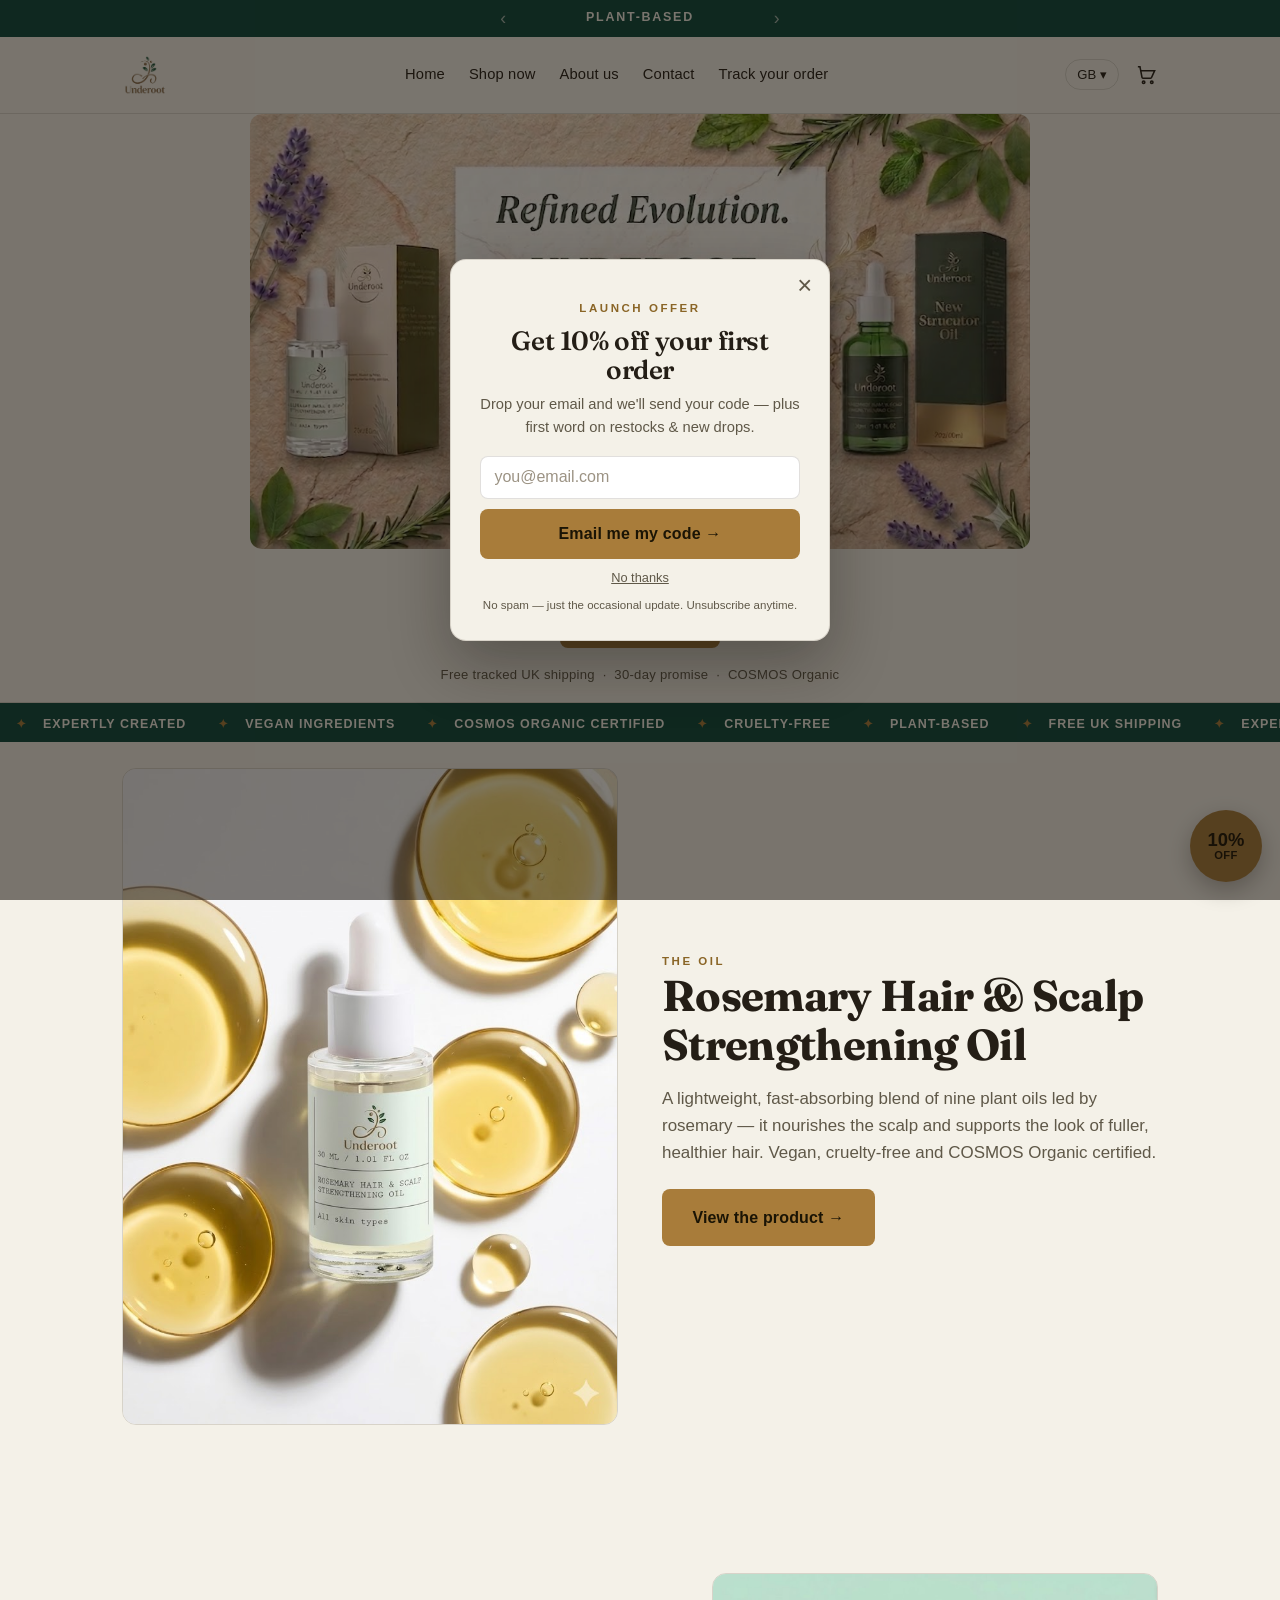
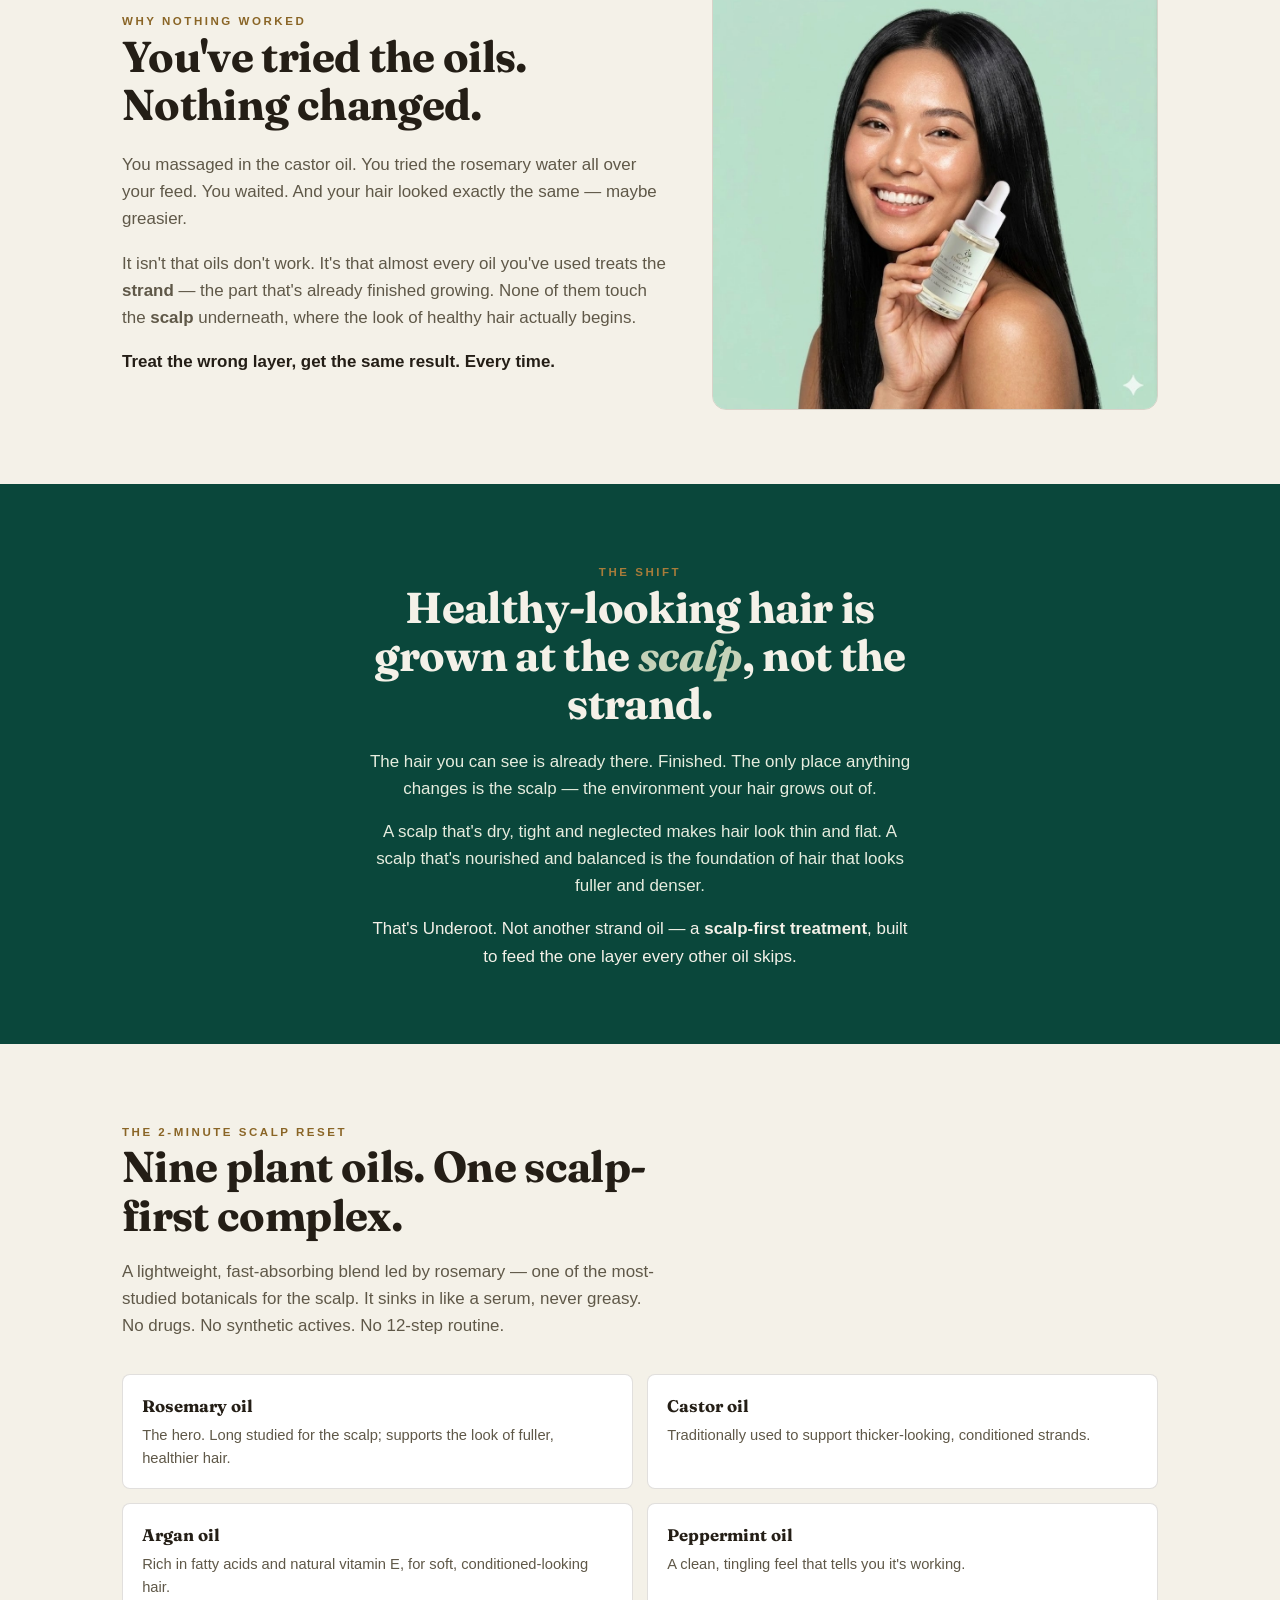
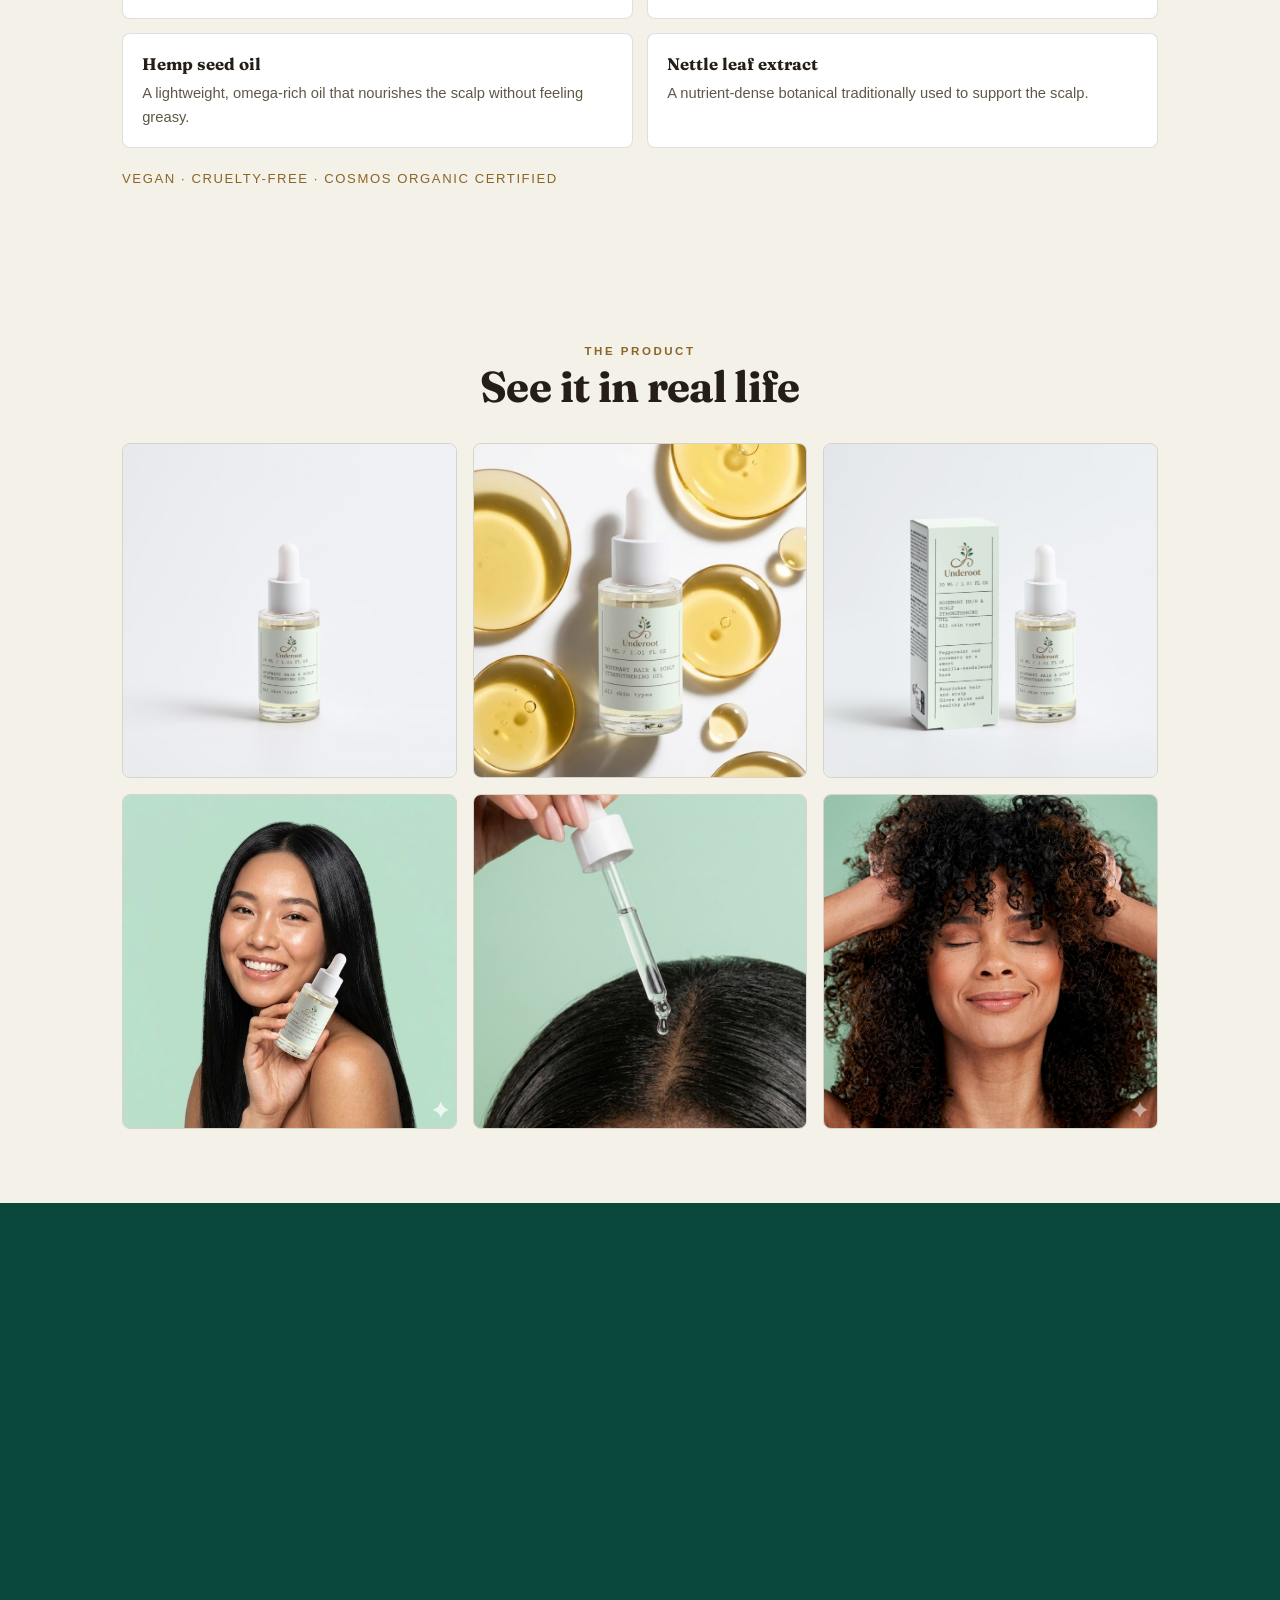
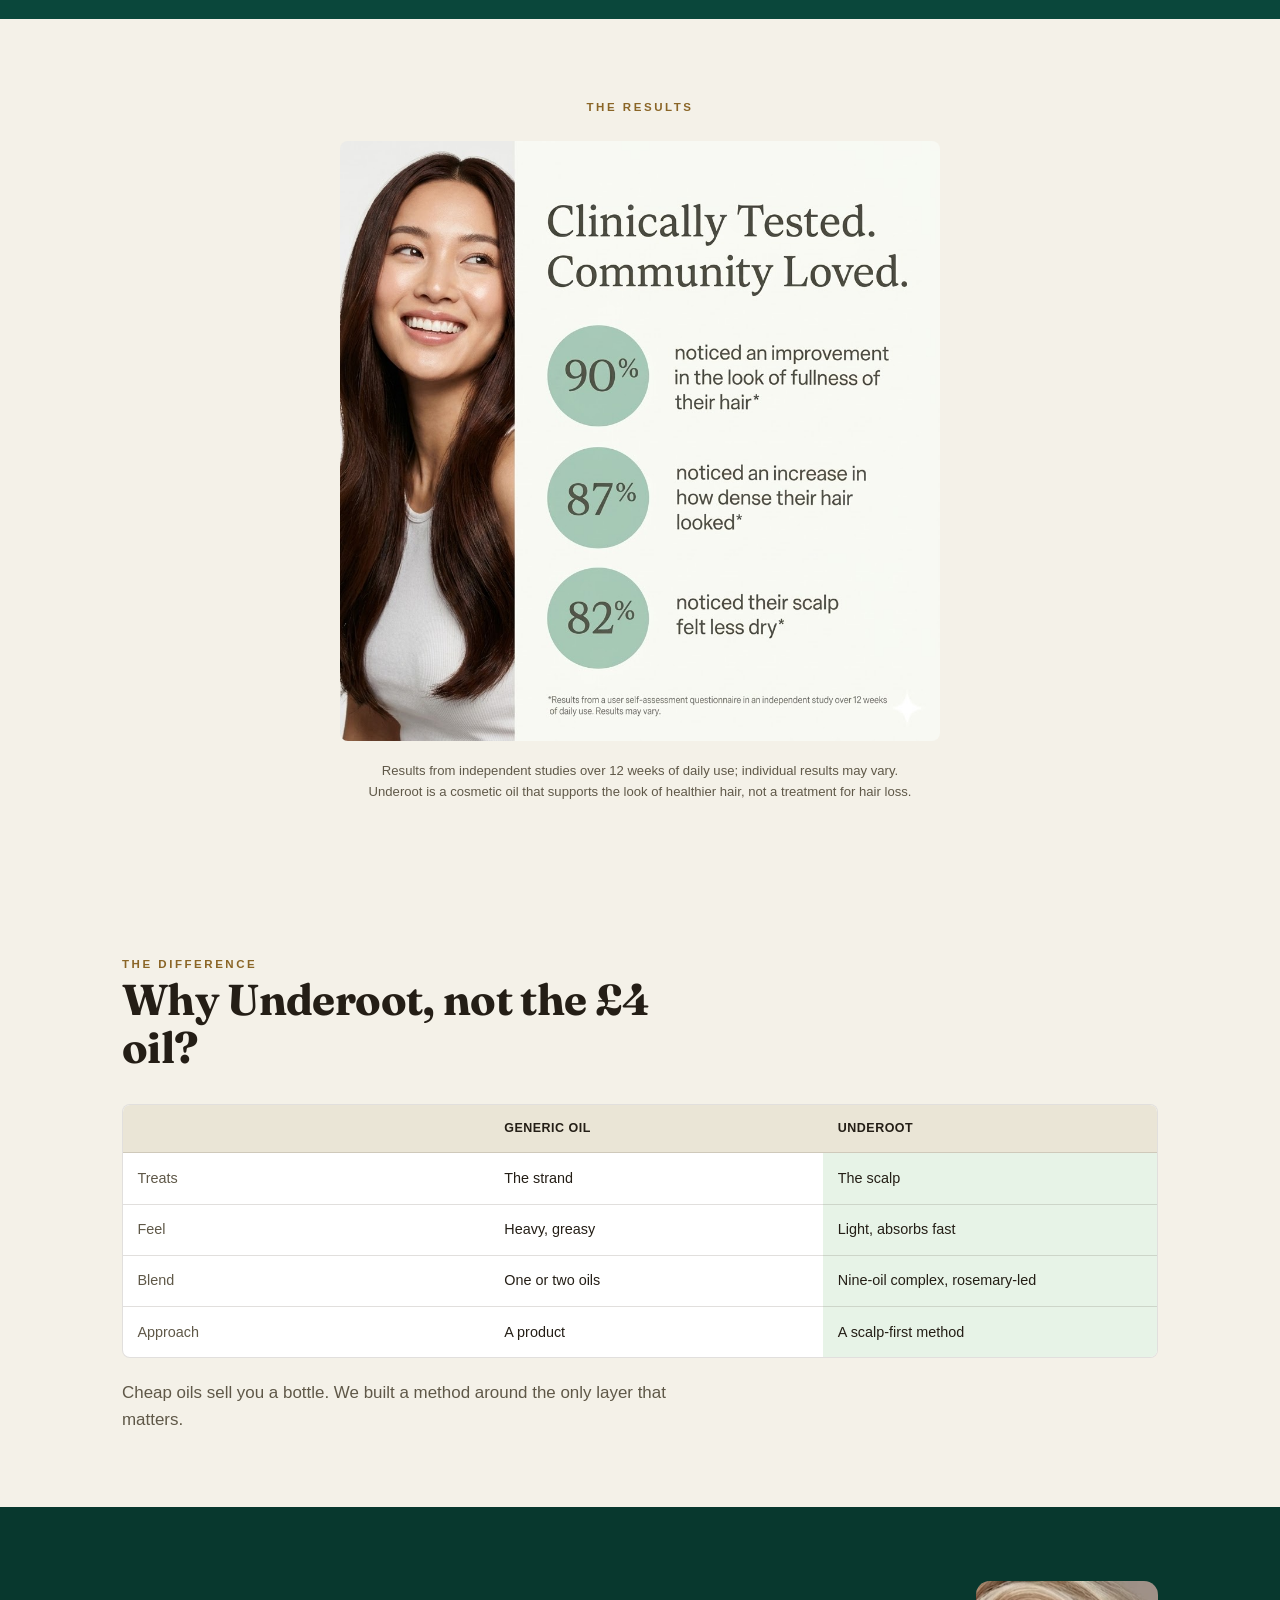
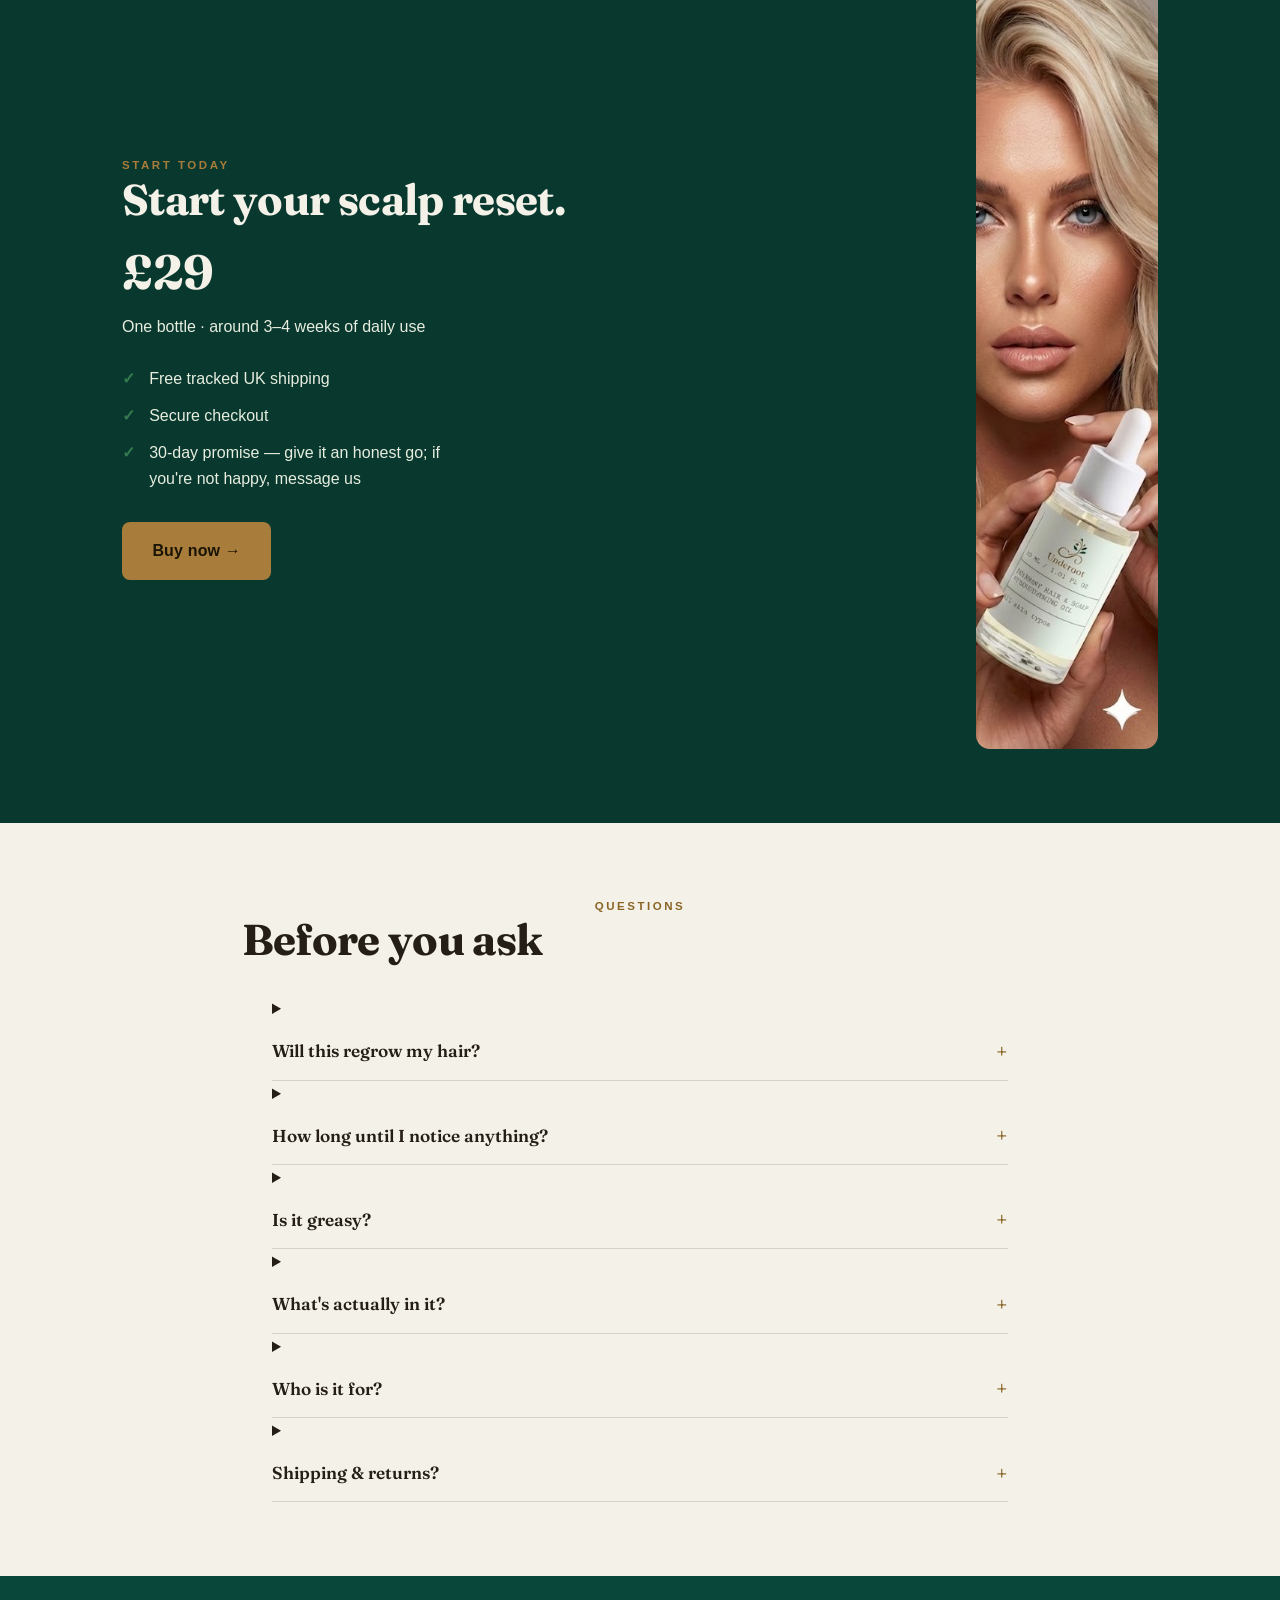
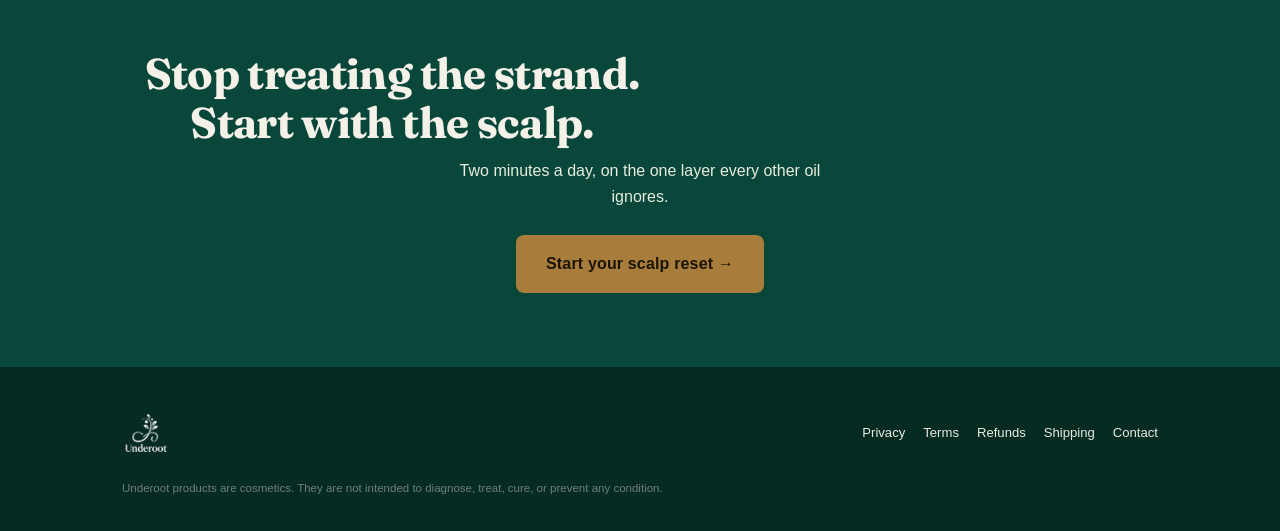
<file: index.html>
<!DOCTYPE html>
<html lang="en-GB">
<head>
<meta charset="UTF-8" />
<meta name="viewport" content="width=device-width, initial-scale=1.0" />
<title>Underoot — Rosemary Hair &amp; Scalp Strengthening Oil | Fuller-looking hair starts at the scalp</title>
<meta name="description" content="A lightweight rosemary scalp oil that feeds the layer every other oil ignores — for the look of fuller, healthier hair. Two minutes a day." />
<link rel="icon" href="/favicon.svg" type="image/svg+xml" />

<!-- Open Graph / social preview (og:image + og:url to add at launch: real product image + final domain) -->
<meta property="og:type" content="website" />
<meta property="og:title" content="Underoot — Rosemary Hair &amp; Scalp Strengthening Oil" />
<meta property="og:description" content="A lightweight rosemary scalp oil for the look of fuller, healthier hair. Two minutes a day." />
<meta property="og:locale" content="en_GB" />
<meta name="twitter:card" content="summary_large_image" />

<!-- Underoot — Rosemary Hair & Scalp Strengthening Oil -->

<link rel="preconnect" href="https://fonts.googleapis.com" />
<link rel="preconnect" href="https://fonts.gstatic.com" crossorigin />
<link href="https://fonts.googleapis.com/css2?family=Fraunces:opsz,wght@9..144,500;9..144,600;9..144,700&display=swap" rel="stylesheet" />

<!-- TIKTOK PIXEL SLOT — paste your pixel script here -->

<style>
  :root{
    /* Brand tokens — matched to the logo (warm cream, serif, antique gold, forest green) */
    --primary:#0A473B; --secondary:#357A4E; --accent:#A87C3A;
    --gold:#A87C3A; --gold-deep:#8A6526;
    --bg:#F4F1E8; --text:#241E16; --radius:8px;
    --serif:"Fraunces", Georgia, "Times New Roman", serif;
    --sans:"Helvetica Neue", Helvetica, Arial, sans-serif;
    --font:var(--serif);  /* default display face = serif (headings, wordmark, prices) */

    /* Existing component variables, remapped */
    --soil:#0A473B; --soil-2:#08382E; --rosemary:#2C5C3E;
    --sage:#C4D2B8; --sage-2:#E7EDDF; --oil:#A87C3A; --oil-deep:#8A6526;
    --paper:#F4F1E8; --paper-2:#EAE5D6; --card:#FFFFFF; --ink:#241E16; --muted:#5F5848;
    --line: rgba(42,33,18,.14);
    --maxw: 1080px;
  }
  *{box-sizing:border-box;margin:0;padding:0}
  html{scroll-behavior:smooth}
  body{font-family:var(--sans);color:var(--ink);background:var(--paper);line-height:1.6;-webkit-font-smoothing:antialiased}
  h1,h2,h3{font-family:var(--font);font-weight:700;line-height:1.12;letter-spacing:-.015em}
  img{max-width:100%;display:block}
  a{color:inherit}
  .wrap{max-width:var(--maxw);margin:0 auto;padding:0 22px}
  .eyebrow{font-family:var(--sans);font-size:.72rem;font-weight:600;letter-spacing:.22em;text-transform:uppercase;color:var(--oil-deep)}
  .eyebrow.on-dark{color:var(--oil)}

  /* image placeholders */
  .ph{background:linear-gradient(135deg,var(--paper-2),#E2E8DE);border:1px dashed rgba(10,71,59,.22);border-radius:var(--radius);display:flex;align-items:center;justify-content:center;color:var(--muted);font-size:.78rem;letter-spacing:.04em;text-align:center;padding:1rem;min-height:240px}
  .ph.dark{background:linear-gradient(135deg,#0C5244,#072820);border-color:rgba(191,211,187,.3);color:var(--sage)}

  /* buttons */
  .btn{display:inline-block;background:var(--oil);color:#1a1405;font-weight:600;font-size:1rem;padding:1rem 1.9rem;border-radius:var(--radius);text-decoration:none;letter-spacing:.01em;transition:transform .15s ease, background .2s ease;border:none;cursor:pointer}
  .btn:hover{background:#BC8C46;transform:translateY(-2px)}
  .btn:focus-visible{outline:3px solid var(--rosemary);outline-offset:3px}
  .btn-sm{padding:.6rem 1.15rem;font-size:.85rem}
  .btn.alt{background:var(--secondary);color:#06281C}
  .btn.alt:hover{background:#43A047}

  /* header */
  header{position:sticky;top:0;z-index:50;background:rgba(244,241,232,.86);backdrop-filter:blur(10px);border-bottom:1px solid var(--line);transition:padding .2s ease}
  .hdr{display:flex;align-items:center;justify-content:space-between;height:60px}
  .mark{font-family:var(--font);font-weight:700;font-size:1.28rem;letter-spacing:.02em}
  .mark span{color:var(--oil-deep)}

  /* SURFACE LINE — the signature */
  .surface{position:relative;text-align:center;padding:0;margin:0}
  .surface-line{height:1px;background:var(--line);position:relative}
  .surface-tag{position:relative;display:inline-block;background:var(--paper);padding:0 14px;transform:translateY(-50%);font-size:.66rem;letter-spacing:.2em;text-transform:uppercase;color:var(--muted)}

  /* HERO (light / elevated) */
  .hero{background:var(--paper);color:var(--ink);position:relative;padding:0 22px;border-bottom:1px solid var(--line)}
  .hero .wrap{padding-top:50px;padding-bottom:0}
  .hero .eyebrow{display:block;text-align:center;color:var(--oil-deep)}
  .hero h1{font-family:var(--serif);font-weight:600;font-size:clamp(2.2rem,7vw,4rem);color:var(--ink);max-width:15ch;margin:.5rem auto 0;text-align:center;line-height:1.06}
  .hero h1 em{font-style:italic;color:var(--rosemary)}
  .hero .sub{max-width:32rem;margin:1.2rem auto 0;text-align:center;color:var(--muted);font-size:1.06rem}
  .hero .cta-row{text-align:center;margin-top:1.7rem}
  .hero .trust{text-align:center;color:var(--muted);font-size:.82rem;margin-top:1rem;letter-spacing:.02em}
  .hero-prod{max-width:330px;margin:1.8rem auto -2px;position:relative;z-index:2}
  .hero-banner{width:100%;max-width:780px;margin:0 auto;display:block;border-radius:12px}
  .hero-cta{text-align:center;padding:.85rem 22px 1.1rem}

  /* generic section */
  section{padding:74px 0}
  .center{text-align:center}
  .lead{font-size:1.06rem;color:var(--muted);max-width:34rem}
  .center .lead{margin-left:auto;margin-right:auto}
  h2{font-size:clamp(1.8rem,5.5vw,2.7rem);max-width:18ch}
  .center h2{margin-left:auto;margin-right:auto}
  h2 em{font-style:italic;color:var(--rosemary)}

  /* dark argument sections */
  .dark{background:var(--soil);color:var(--paper)}
  .dark h2{color:var(--paper)}
  .dark h2 em{color:var(--sage)}
  .dark .lead{color:var(--sage-2)}

  /* problem */
  .stack > * + *{margin-top:1.1rem}

  /* ingredients grid */
  .ing{display:grid;grid-template-columns:1fr;gap:14px;margin-top:2.2rem}
  .ing .item{background:var(--card);border:1px solid var(--line);border-radius:var(--radius);padding:1.1rem 1.2rem}
  .ing .item b{font-family:var(--font);font-weight:700;font-size:1.05rem}
  .ing .item p{font-size:.92rem;color:var(--muted);margin-top:.25rem}
  .ing-foot{margin-top:1.3rem;font-size:.82rem;letter-spacing:.12em;text-transform:uppercase;color:var(--oil-deep)}

  /* steps */
  .steps{counter-reset:s;margin-top:2rem;display:grid;gap:18px}
  .steps li{list-style:none;display:flex;gap:16px;align-items:flex-start}
  .steps li::before{counter-increment:s;content:counter(s);flex:0 0 42px;height:42px;border-radius:50%;background:var(--secondary);color:#06281C;font-family:var(--font);font-weight:700;font-size:1.2rem;display:flex;align-items:center;justify-content:center}
  .steps li b{font-weight:600}

  /* compare table */
  .cmp{margin-top:2rem;border:1px solid var(--line);border-radius:var(--radius);overflow:hidden;background:var(--card)}
  .cmp .row{display:grid;grid-template-columns:1.1fr 1fr 1fr;font-size:.9rem}
  .cmp .row > div{padding:.85rem .9rem;border-bottom:1px solid var(--line)}
  .cmp .row:last-child > div{border-bottom:none}
  .cmp .head div{font-weight:600;background:var(--paper-2);font-size:.78rem;letter-spacing:.04em;text-transform:uppercase}
  .cmp .row .us{background:#E7F3E7;font-weight:500}
  .cmp .lbl{color:var(--muted)}

  /* reviews carousel (PLACEHOLDER content — see note in markup) */
  .reviews-note{display:inline-block;margin-top:.5rem;font-size:.72rem;letter-spacing:.06em;text-transform:uppercase;color:var(--gold-deep);background:#FBF3DD;border:1px dashed var(--gold);border-radius:var(--radius);padding:.35rem .65rem}
  .car{position:relative;margin-top:1.8rem}
  .car-track{display:flex;gap:16px;overflow-x:auto;scroll-snap-type:x mandatory;scroll-behavior:smooth;padding:4px 2px 14px;-webkit-overflow-scrolling:touch;scrollbar-width:none}
  .car-track::-webkit-scrollbar{display:none}
  .rev{flex:0 0 86%;max-width:340px;scroll-snap-align:start;background:var(--card);border:1px solid var(--line);border-radius:var(--radius);padding:1.2rem 1.25rem;display:flex;flex-direction:column}
  .rev .stars{color:var(--gold);letter-spacing:.1em;font-size:.95rem}
  .rev h3{font-family:var(--font);font-size:1rem;font-weight:700;margin:.5rem 0 .35rem}
  .rev p{font-size:.94rem;color:var(--muted);margin:0 0 1rem}
  .rev .who{margin-top:auto;display:flex;align-items:center;gap:.6rem;font-size:.82rem}
  .rev .av{width:30px;height:30px;border-radius:50%;background:var(--primary);color:#fff;display:flex;align-items:center;justify-content:center;font-weight:700;font-size:.85rem;flex:0 0 30px}
  .rev .who b{font-weight:600;color:var(--ink)}
  .rev .who span{color:var(--muted)}
  .car-btns{display:flex;gap:10px;justify-content:center;margin-top:1rem}
  .car-btn{width:42px;height:42px;border-radius:50%;border:1px solid var(--line);background:var(--card);color:var(--primary);font-size:1.2rem;line-height:1;cursor:pointer;display:flex;align-items:center;justify-content:center;transition:background .2s,border-color .2s}
  .car-btn:hover{background:#fff;border-color:var(--primary)}
  .car-btn:focus-visible{outline:3px solid var(--rosemary);outline-offset:2px}
  @media(min-width:760px){ .rev{flex-basis:340px} }

  /* offer */
  .offer{background:var(--soil-2);color:var(--paper);text-align:center}
  .offer h2{color:var(--paper)}
  .price{font-family:var(--font);font-weight:700;font-size:3rem;margin:.6rem 0 .2rem}
  .offer ul{list-style:none;margin:1.3rem auto 1.6rem;max-width:22rem;text-align:left}
  .offer ul li{padding:.35rem 0 .35rem 1.7rem;position:relative;color:var(--sage-2)}
  .offer ul li::before{content:"✓";position:absolute;left:0;color:var(--secondary);font-weight:700}
  .offer-grid{display:grid;grid-template-columns:1fr auto;gap:clamp(28px,5vw,64px);align-items:center;text-align:left}
  .offer-photo{height:clamp(560px,60vw,800px)}
  .offer-photo img{height:100%;width:auto;border-radius:14px;display:block}
  .offer-grid .offer-body ul{margin-left:0;margin-right:0}
  @media(max-width:760px){
    .offer-grid{grid-template-columns:1fr;justify-items:center;text-align:center}
    .offer-grid .offer-body ul{margin-left:auto;margin-right:auto}
    .offer-photo{height:520px;order:-1}
  }

  /* faq */
  .faq{max-width:46rem;margin:2rem auto 0}
  .q{border-bottom:1px solid var(--line)}
  .q button{width:100%;text-align:left;background:none;border:none;padding:1.15rem 2rem 1.15rem 0;font-family:var(--font);font-weight:600;font-size:1.08rem;color:var(--ink);cursor:pointer;position:relative}
  .q button::after{content:"+";position:absolute;right:0;top:50%;transform:translateY(-50%);font-family:var(--font);color:var(--oil-deep);font-size:1.3rem;transition:transform .2s}
  .q[open] button::after{content:"–"}
  .q .a{padding:0 0 1.15rem;color:var(--muted);font-size:.96rem;max-width:42rem}

  /* final + footer */
  .final{background:var(--soil);color:var(--paper);text-align:center}
  .final h2{color:var(--paper);margin-bottom:.7rem}
  .final p{color:var(--sage-2);max-width:26rem;margin:0 auto 1.6rem}
  footer{background:#062B23;color:var(--sage);padding:34px 0;font-size:.82rem}
  .foot{display:flex;flex-wrap:wrap;gap:10px 22px;align-items:center;justify-content:space-between}
  .foot a{color:var(--sage-2);text-decoration:none}
  .foot a:hover{color:var(--oil)}
  .brand-foot{display:inline-block}
  .brand-foot img{height:64px;width:auto;display:block;filter:brightness(0) invert(1)}
  .disc{color:#6E8079;font-size:.72rem;margin-top:14px;max-width:46rem}

  /* reveal */
  .rv{opacity:0;transform:translateY(14px);transition:opacity .6s ease,transform .6s ease}
  .rv.in{opacity:1;transform:none}
  @media (prefers-reduced-motion:reduce){.rv{opacity:1;transform:none;transition:none}}

  /* larger screens */
  @media(min-width:760px){
    .ing{grid-template-columns:1fr 1fr}
    .hero-prod{max-width:340px}
    .hero h1{font-size:clamp(3rem,6vw,4.4rem)}
    .threshold .roots{height:60px}
  }

  /* header brand + shop icons */
  .brand img{height:62px;width:auto;display:block}
  .hdr{height:76px;gap:18px}
  .main-nav{display:flex;gap:24px;align-items:center;font-family:var(--sans);font-size:.92rem;white-space:nowrap}
  .main-nav a{color:var(--ink);text-decoration:none;letter-spacing:.01em}
  .main-nav a:hover{color:var(--oil-deep)}
  .nav-toggle{display:none;background:none;border:none;cursor:pointer;color:var(--ink);padding:4px;line-height:0}
  @media(max-width:880px){
    .nav-toggle{display:block}
    .main-nav{display:none;position:absolute;top:100%;left:0;right:0;flex-direction:column;gap:0;background:var(--paper);border-bottom:1px solid var(--line);box-shadow:0 12px 26px rgba(20,16,10,.14);padding:4px 22px 12px}
    .main-nav.open{display:flex}
    .main-nav a{padding:14px 2px;border-top:1px solid var(--line);font-size:1.02rem}
    .main-nav a:first-child{border-top:none}
  }
  @media(max-width:600px){.brand img{height:50px}.hdr{height:64px}}

  /* scrolling trust marquee (compact) */
  .marquee{background:var(--soil);overflow:hidden;white-space:nowrap;padding:.4rem 0}
  .marquee-track{display:inline-block;white-space:nowrap;animation:marquee 30s linear infinite;will-change:transform}
  .marquee-track span{font-family:var(--sans);font-weight:600;font-size:.78rem;letter-spacing:.08em;text-transform:uppercase;color:#F4F1E8;margin:0 1rem}
  .marquee-track span::before{content:"✦";color:var(--oil);margin-right:1rem}
  .marquee:hover .marquee-track{animation-play-state:paused}
  @keyframes marquee{from{transform:translateX(0)}to{transform:translateX(-50%)}}
  @media(prefers-reduced-motion:reduce){.marquee-track{animation:none}}

  /* rotating trust bar (top of page) */
  .rotbar{background:var(--soil);color:#F4F1E8;display:flex;align-items:center;justify-content:center;gap:1.4rem;padding:.5rem 1rem}
  .rotbar .rot-label{min-width:210px;text-align:center;font-family:var(--sans);font-weight:600;font-size:.78rem;letter-spacing:.14em;text-transform:uppercase;transition:opacity .35s ease}
  .rotbar button{background:none;border:none;color:#F4F1E8;cursor:pointer;font-size:1.1rem;line-height:1;opacity:.65;padding:.1rem .4rem}
  .rotbar button:hover{opacity:1}
  .hdr-icons{display:flex;align-items:center;gap:16px}
  .region{font-size:.82rem;border:1px solid var(--line);border-radius:999px;padding:.25rem .7rem;color:var(--ink)}
  .hdr-icons .icon{color:var(--ink);display:flex;align-items:center}
  .hdr-icons .icon:hover{color:var(--oil-deep)}

  /* product intro (image + text) */
  .intro{display:grid;grid-template-columns:1fr;gap:24px;align-items:center}
  .intro img{width:100%;border-radius:14px;border:1px solid var(--line)}
  @media(min-width:760px){.intro{grid-template-columns:1fr 1fr;gap:44px}}

  /* problem section with image */
  .prob{display:grid;grid-template-columns:1fr;gap:24px;align-items:center}
  .prob img{width:100%;border-radius:14px;border:1px solid var(--line)}
  @media(min-width:760px){.prob{grid-template-columns:1.1fr .9fr;gap:44px}}

  /* product gallery */
  .gallery{display:grid;grid-template-columns:repeat(2,1fr);gap:12px;margin-top:2rem}
  .gallery img{width:100%;border-radius:var(--radius);aspect-ratio:1/1;object-fit:cover;display:block;border:1px solid var(--line)}
  @media(min-width:760px){.gallery{grid-template-columns:repeat(3,1fr);gap:16px}}

  /* ── launch discount: popup + floating badge ── */
  .promo-overlay{position:fixed;inset:0;background:rgba(20,16,10,.55);display:flex;align-items:center;justify-content:center;z-index:200;opacity:0;visibility:hidden;transition:opacity .25s ease,visibility .25s;padding:20px}
  .promo-overlay.open{opacity:1;visibility:visible}
  .promo{background:var(--paper);border:1px solid var(--line);border-radius:16px;max-width:380px;width:100%;padding:2.1rem 1.8rem 1.6rem;text-align:center;position:relative;box-shadow:0 24px 60px rgba(20,16,10,.32);transform:translateY(14px);transition:transform .25s ease}
  .promo-overlay.open .promo{transform:none}
  .promo .x{position:absolute;top:.6rem;right:.85rem;background:none;border:none;font-size:1.6rem;line-height:1;color:var(--muted);cursor:pointer;padding:.2rem}
  .promo h3{font-family:var(--serif);font-weight:600;font-size:1.65rem;line-height:1.12;margin:.4rem 0 .5rem;color:var(--ink)}
  .promo p{font-size:.92rem;color:var(--muted);margin-bottom:1rem}
  .promo .code{display:inline-block;font-family:var(--sans);font-weight:700;letter-spacing:.18em;font-size:1.05rem;color:var(--oil-deep);background:#fff;border:1px dashed var(--oil);border-radius:8px;padding:.5rem 1rem;margin-bottom:1.1rem;cursor:pointer}
  .promo .btn{display:block;width:100%;text-align:center}
  .promo .skip{display:block;width:100%;margin-top:.7rem;background:none;border:none;color:var(--muted);font-size:.8rem;text-decoration:underline;cursor:pointer}
  .promo-fab{position:fixed;bottom:18px;right:18px;z-index:150;width:72px;height:72px;border-radius:50%;background:var(--oil);color:#1a1405;border:none;cursor:pointer;font-family:var(--sans);font-weight:700;font-size:.7rem;line-height:1.05;letter-spacing:.04em;box-shadow:0 8px 22px rgba(20,16,10,.28);transition:transform .15s ease,background .2s ease}
  .promo-fab span{display:block;font-size:1.15rem;letter-spacing:0}
  .promo-fab:hover{transform:scale(1.07);background:#BC8C46}
  .promo-fab:focus-visible{outline:3px solid var(--rosemary);outline-offset:2px}
  .promo form{display:flex;flex-direction:column;gap:.6rem;margin-bottom:.2rem}
  .promo input[type=email]{width:100%;font-family:var(--sans);font-size:1rem;padding:.72rem .85rem;border:1px solid var(--line);border-radius:var(--radius);background:#fff;color:var(--ink)}
  .promo input[type=email]::placeholder{color:#9c9384}
  .promo input[type=email]:focus{outline:none;border-color:var(--oil);box-shadow:0 0 0 3px rgba(168,124,58,.18)}
  .promo form .btn{font-family:var(--sans)}
  .promo .promo-err{color:#9a2b1f;font-size:.82rem;margin:.1rem 0 .2rem}
  .promo .promo-fine{font-size:.72rem;color:var(--muted);margin:.7rem 0 0}
  @media (prefers-reduced-motion:reduce){.promo-overlay,.promo,.promo-fab{transition:none}}
</style>
</head>
<body>

<!-- rotating trust bar -->
<div class="rotbar">
  <button id="rotPrev" type="button" aria-label="Previous">‹</button>
  <span class="rot-label" id="rotLabel">Plant-Based</span>
  <button id="rotNext" type="button" aria-label="Next">›</button>
</div>

<header>
  <div class="wrap hdr">
    <a class="brand" href="/"><img src="images/logo.png" alt="Underoot" /></a>
    <nav class="main-nav">
      <a href="/">Home</a>
      <a href="/product.html">Shop now</a>
      <a href="/about.html">About us</a>
      <a href="/contact.html">Contact</a>
      <a href="/track.html">Track your order</a>
    </nav>
    <div class="hdr-icons">
      <button class="nav-toggle" id="navToggle" aria-label="Open menu" aria-expanded="false"><svg viewBox="0 0 24 24" width="24" height="24" fill="none" stroke="currentColor" stroke-width="1.8" stroke-linecap="round"><path d="M3 6h18M3 12h18M3 18h18"/></svg></button>
      <span class="region">GB &#9662;</span>
      <a class="icon" href="/product.html" aria-label="Cart"><svg viewBox="0 0 24 24" width="23" height="23" fill="none" stroke="currentColor" stroke-width="1.6"><circle cx="9" cy="20" r="1.3"/><circle cx="17.5" cy="20" r="1.3"/><path d="M3 4h2.2l2.1 11a1 1 0 0 0 1 .8h8a1 1 0 0 0 1-.78L20.5 8H6.3"/></svg></a>
    </div>
  </div>
</header>

<!-- HERO (banner cover) -->
<section class="hero">
  <a href="/product.html" aria-label="Shop Underoot"><img src="images/hero.jpg" alt="Underoot — Refined Evolution. Nurtured by nature." class="hero-banner" /></a>
  <div class="hero-cta">
    <div class="cta-row"><a class="btn" href="/product.html">Shop now →</a></div>
    <p class="trust">Free tracked UK shipping &nbsp;·&nbsp; 30-day promise &nbsp;·&nbsp; COSMOS Organic</p>
  </div>
</section>

<!-- scrolling trust marquee -->
<div class="marquee" aria-hidden="true"><div class="marquee-track">
  <span>Expertly Created</span><span>Vegan Ingredients</span><span>COSMOS Organic Certified</span><span>Cruelty-Free</span><span>Plant-Based</span><span>Free UK Shipping</span><span>Expertly Created</span><span>Vegan Ingredients</span><span>COSMOS Organic Certified</span><span>Cruelty-Free</span><span>Plant-Based</span><span>Free UK Shipping</span>
</div></div>

<!-- PRODUCT INTRO -->
<section style="padding-top:26px">
  <div class="wrap intro rv">
    <img src="images/oil-droplets.jpg" alt="Underoot Rosemary Hair &amp; Scalp Strengthening Oil with golden oil droplets" loading="lazy" />
    <div>
      <span class="eyebrow">The oil</span>
      <h2>Rosemary Hair &amp; Scalp Strengthening Oil</h2>
      <p class="lead" style="margin-top:1rem">A lightweight, fast-absorbing blend of nine plant oils led by rosemary — it nourishes the scalp and supports the look of fuller, healthier hair. Vegan, cruelty-free and COSMOS Organic certified.</p>
      <div style="margin-top:1.4rem"><a class="btn" href="/product.html">View the product →</a></div>
    </div>
  </div>
</section>

<!-- PROBLEM -->
<section>
  <div class="wrap prob rv">
    <div>
      <span class="eyebrow">Why nothing worked</span>
      <h2>You've tried the oils. Nothing changed.</h2>
      <div class="stack" style="margin-top:1.3rem">
        <p class="lead">You massaged in the castor oil. You tried the rosemary water all over your feed. You waited. And your hair looked exactly the same — maybe greasier.</p>
        <p class="lead">It isn't that oils don't work. It's that almost every oil you've used treats the <b>strand</b> — the part that's already finished growing. None of them touch the <b>scalp</b> underneath, where the look of healthy hair actually begins.</p>
        <p class="lead" style="color:var(--ink)"><b>Treat the wrong layer, get the same result. Every time.</b></p>
      </div>
    </div>
    <img src="images/model-holding.jpg" alt="Person holding Underoot oil" loading="lazy" />
  </div>
</section>

<!-- MECHANISM (dark argument) -->
<section class="dark">
  <div class="wrap center rv">
    <span class="eyebrow on-dark">The shift</span>
    <h2>Healthy-looking hair is grown at the <em>scalp</em>, not the strand.</h2>
    <p class="lead" style="margin-top:1.2rem">The hair you can see is already there. Finished. The only place anything changes is the scalp — the environment your hair grows out of.</p>
    <p class="lead" style="margin-top:1rem">A scalp that's dry, tight and neglected makes hair look thin and flat. A scalp that's nourished and balanced is the foundation of hair that looks fuller and denser.</p>
    <p class="lead" style="margin-top:1rem;color:var(--paper)">That's Underoot. Not another strand oil — a <b>scalp-first treatment</b>, built to feed the one layer every other oil skips.</p>
  </div>
</section>

<!-- PRODUCT + INGREDIENTS -->
<section>
  <div class="wrap rv">
    <span class="eyebrow">The 2-minute scalp reset</span>
    <h2>Nine plant oils. One scalp-first complex.</h2>
    <p class="lead" style="margin-top:1.1rem">A lightweight, fast-absorbing blend led by rosemary — one of the most-studied botanicals for the scalp. It sinks in like a serum, never greasy. No drugs. No synthetic actives. No 12-step routine.</p>
    <div class="ing">
      <div class="item"><b>Rosemary oil</b><p>The hero. Long studied for the scalp; supports the look of fuller, healthier hair.</p></div>
      <div class="item"><b>Castor oil</b><p>Traditionally used to support thicker-looking, conditioned strands.</p></div>
      <div class="item"><b>Argan oil</b><p>Rich in fatty acids and natural vitamin E, for soft, conditioned-looking hair.</p></div>
      <div class="item"><b>Peppermint oil</b><p>A clean, tingling feel that tells you it's working.</p></div>
      <div class="item"><b>Hemp seed oil</b><p>A lightweight, omega-rich oil that nourishes the scalp without feeling greasy.</p></div>
      <div class="item"><b>Nettle leaf extract</b><p>A nutrient-dense botanical traditionally used to support the scalp.</p></div>
    </div>
    <p class="ing-foot">Vegan · cruelty-free · COSMOS Organic certified</p>
  </div>
</section>

<!-- GALLERY -->
<section>
  <div class="wrap center rv">
    <span class="eyebrow">The product</span>
    <h2>See it in real life</h2>
    <div class="gallery">
      <img src="images/bottle.jpg" alt="Underoot Rosemary Hair &amp; Scalp Strengthening Oil bottle" loading="lazy" />
      <img src="images/oil-droplets.jpg" alt="Underoot oil texture" loading="lazy" />
      <img src="images/box-front.jpg" alt="Underoot box and bottle" loading="lazy" />
      <img src="images/model-holding.jpg" alt="Holding the Underoot oil" loading="lazy" />
      <img src="images/application.jpg" alt="Applying Underoot oil to the scalp" loading="lazy" />
      <img src="images/scalp-care.jpg" alt="Healthy-looking hair and scalp" loading="lazy" />
    </div>
  </div>
</section>

<!-- HOW TO USE -->
<section class="dark">
  <div class="wrap rv">
    <span class="eyebrow on-dark">The ritual</span>
    <h2>Three steps. Every day.</h2>
    <ul class="steps">
      <li><div><b>Part dry or damp hair</b> to expose the scalp.</div></li>
      <li><div><b>Apply a few drops</b> directly to the scalp and massage for two minutes.</div></li>
      <li><div><b>Leave in, or rinse after an hour.</b> Use daily — this is a habit, not a hack.</div></li>
    </ul>
  </div>
</section>

<!-- RESULTS / CLAIMS (Selfnamed-substantiated) -->
<section>
  <div class="wrap center rv">
    <span class="eyebrow">The results</span>
    <img src="images/clinical.jpg" alt="Clinically tested — 90% noticed improved fullness, 87% denser-looking hair, 82% less dry scalp" style="width:100%;max-width:600px;border-radius:var(--radius);margin:1.4rem auto 0;display:block" />
    <p class="lead" style="margin-top:1.2rem;font-size:.82rem">Results from independent studies over 12 weeks of daily use; individual results may vary. Underoot is a cosmetic oil that supports the look of healthier hair, not a treatment for hair loss.</p>
  </div>
</section>

<!-- Reviews section removed — real, claims-safe reviews to be added when available -->

<!-- WHY US -->
<section>
  <div class="wrap rv">
    <span class="eyebrow">The difference</span>
    <h2>Why Underoot, not the £4 oil?</h2>
    <div class="cmp">
      <div class="row head"><div></div><div>Generic oil</div><div>Underoot</div></div>
      <div class="row"><div class="lbl">Treats</div><div>The strand</div><div class="us">The scalp</div></div>
      <div class="row"><div class="lbl">Feel</div><div>Heavy, greasy</div><div class="us">Light, absorbs fast</div></div>
      <div class="row"><div class="lbl">Blend</div><div>One or two oils</div><div class="us">Nine-oil complex, rosemary-led</div></div>
      <div class="row"><div class="lbl">Approach</div><div>A product</div><div class="us">A scalp-first method</div></div>
    </div>
    <p class="lead" style="margin-top:1.3rem">Cheap oils sell you a bottle. We built a method around the only layer that matters.</p>
  </div>
</section>

<!-- OFFER -->
<section class="offer">
  <div class="wrap offer-grid rv">
    <div class="offer-body">
      <span class="eyebrow on-dark">Start today</span>
      <h2>Start your scalp reset.</h2>
      <div class="price">£29</div>
      <p style="color:var(--sage-2)">One bottle · around 3–4 weeks of daily use</p>
      <ul>
        <li>Free tracked UK shipping</li>
        <li>Secure checkout</li>
        <li>30-day promise — give it an honest go; if you're not happy, message us</li>
      </ul>
      <a class="btn" href="/product.html">Buy now →</a>
    </div>
    <div class="offer-photo"><img src="images/model-blonde.jpg" alt="Woman holding the Underoot Rosemary Hair &amp; Scalp Strengthening Oil" loading="lazy" /></div>
  </div>
</section>

<!-- FAQ -->
<section>
  <div class="wrap rv">
    <span class="eyebrow center" style="display:block;text-align:center">Questions</span>
    <h2 class="center">Before you ask</h2>
    <div class="faq">
      <details class="q"><summary><button type="button">Will this regrow my hair?</button></summary><div class="a">No — and any oil that promises that is lying to you. Underoot is a cosmetic scalp oil, not a medicine. It supports a healthier-looking scalp and the look of fuller, denser hair; it does not treat hair loss or baldness. Results vary from person to person.</div></details>
      <details class="q"><summary><button type="button">How long until I notice anything?</button></summary><div class="a">Hair changes slowly. Give it consistent daily use over several weeks. There's no overnight version — anyone who tells you otherwise is selling a fantasy.</div></details>
      <details class="q"><summary><button type="button">Is it greasy?</button></summary><div class="a">No. It's lightweight and absorbs like a serum, so you can use it and get on with your day.</div></details>
      <details class="q"><summary><button type="button">What's actually in it?</button></summary><div class="a">Six plant oils led by rosemary — the full list is above. Vegan, cruelty-free, no synthetic actives.</div></details>
      <details class="q"><summary><button type="button">Who is it for?</button></summary><div class="a">Anyone who wants fuller, healthier-looking hair and has been let down by oils that sit on top and do nothing. All hair types.</div></details>
      <details class="q"><summary><button type="button">Shipping &amp; returns?</button></summary><div class="a">Free tracked UK shipping on every order. Delivery estimates are on our <a href="/shipping">Shipping</a> page. You're covered by our 30-day promise — give it an honest go, and if you're not happy, message us.</div></details>
    </div>
  </div>
</section>

<!-- FINAL -->
<section class="final">
  <div class="wrap rv">
    <h2>Stop treating the strand.<br>Start with the scalp.</h2>
    <p>Two minutes a day, on the one layer every other oil ignores.</p>
    <a class="btn" href="/product.html">Start your scalp reset →</a>
  </div>
</section>

<footer>
  <div class="wrap">
    <div class="foot">
      <a class="brand-foot" href="/"><img src="images/logo.png" alt="Underoot" /></a>
      <div style="display:flex;gap:18px;flex-wrap:wrap">
        <a href="/privacy">Privacy</a><a href="/terms">Terms</a><a href="/refunds">Refunds</a><a href="/shipping">Shipping</a><a href="/contact">Contact</a>
      </div>
    </div>
    <p class="disc">Underoot products are cosmetics. They are not intended to diagnose, treat, cure, or prevent any condition.</p>
  </div>
</footer>

<!-- ── launch discount: popup + floating badge ── -->
<div class="promo-overlay" id="promoOverlay" role="dialog" aria-modal="true" aria-label="10% off launch offer">
  <div class="promo">
    <button class="x" id="promoClose" aria-label="Close offer">&times;</button>
    <!-- State 1: email gate -->
    <div class="promo-gate" id="promoGate">
      <span class="eyebrow">Launch offer</span>
      <h3>Get 10% off your first order</h3>
      <p>Drop your email and we'll send your code — plus first word on restocks &amp; new drops.</p>
      <form id="promoForm" novalidate>
        <input type="email" id="promoEmail" name="email" required autocomplete="email" placeholder="you@email.com" aria-label="Your email address" />
        <button type="submit" class="btn" id="promoSubmit">Email me my code →</button>
      </form>
      <p class="promo-err" id="promoErr" hidden>Please enter a valid email address.</p>
      <button class="skip" id="promoSkip">No thanks</button>
      <p class="promo-fine">No spam — just the occasional update. Unsubscribe anytime.</p>
    </div>

    <!-- State 2: code revealed (after sign-up, or for returning subscribers) -->
    <div class="promo-done" id="promoDone" hidden>
      <span class="eyebrow">You're in</span>
      <h3>Here's your 10% off</h3>
      <p>Enter this at checkout — or tap below and it's applied for you.</p>
      <button class="code" id="promoCode" title="Click to copy">WELCOME10</button>
      <a class="btn" id="promoShop" href="/product.html">Shop now &amp; save →</a>
    </div>
  </div>
</div>
<button class="promo-fab" id="promoFab" aria-label="Open 10% off offer"><span>10%</span>OFF</button>

<script>
  // rotating trust labels (top bar)
  (function(){
    var labels=["Plant-Based","Free UK Shipping","Expertly Created","Vegan Ingredients","COSMOS Organic Certified","Cruelty-Free","Science-Backed"];
    var el=document.getElementById('rotLabel'); if(!el) return;
    var i=0, t=null;
    function show(n){ el.style.opacity=0; setTimeout(function(){ i=(n+labels.length)%labels.length; el.textContent=labels[i]; el.style.opacity=1; },180); }
    function start(){ if(!matchMedia('(prefers-reduced-motion:reduce)').matches){ t=setInterval(function(){show(i+1);},3500); } }
    function restart(){ if(t){clearInterval(t);} start(); }
    var p=document.getElementById('rotPrev'), n=document.getElementById('rotNext');
    p&&p.addEventListener('click',function(){show(i-1);restart();});
    n&&n.addEventListener('click',function(){show(i+1);restart();});
    start();
  })();

  // mobile nav toggle
  (function(){
    var t=document.getElementById('navToggle'), n=document.querySelector('.main-nav');
    if(!t||!n) return;
    t.addEventListener('click',function(){ var open=n.classList.toggle('open'); t.setAttribute('aria-expanded',open?'true':'false'); });
    n.addEventListener('click',function(e){ if(e.target.tagName==='A'){ n.classList.remove('open'); t.setAttribute('aria-expanded','false'); } });
  })();

  // reveal on scroll
  const rv=document.querySelectorAll('.rv');
  if('IntersectionObserver' in window && !matchMedia('(prefers-reduced-motion:reduce)').matches){
    const io=new IntersectionObserver((es)=>es.forEach(e=>{if(e.isIntersecting){e.target.classList.add('in');io.unobserve(e.target)}}),{threshold:.12});
    rv.forEach(el=>io.observe(el));
  } else { rv.forEach(el=>el.classList.add('in')); }

  // single-open FAQ
  const ds=document.querySelectorAll('.faq details');
  ds.forEach(d=>d.addEventListener('toggle',()=>{ if(d.open) ds.forEach(o=>{if(o!==d)o.open=false}); }));

  // launch discount popup + email gate
  (function(){
    const ov=document.getElementById('promoOverlay'),
          fab=document.getElementById('promoFab'),
          x=document.getElementById('promoClose'),
          skip=document.getElementById('promoSkip'),
          code=document.getElementById('promoCode'),
          gate=document.getElementById('promoGate'),
          done=document.getElementById('promoDone'),
          form=document.getElementById('promoForm'),
          email=document.getElementById('promoEmail'),
          err=document.getElementById('promoErr');
    if(!ov) return;

    // ▼ MailerLite: paste your embedded-form action URL between the quotes (see setup steps). Leave "" until then.
    const MAILERLITE_FORM_ACTION="";

    const isSub=()=>{ try{ return localStorage.getItem('ul_sub')==='1'; }catch(e){ return false; } };
    const markSub=()=>{ try{ localStorage.setItem('ul_sub','1'); }catch(e){} };
    const showDone=()=>{ if(gate)gate.hidden=true; if(done)done.hidden=false; };
    const showGate=()=>{ if(done)done.hidden=true; if(gate)gate.hidden=false; };
    const open=()=>{ isSub()?showDone():showGate(); ov.classList.add('open'); };
    const close=()=>ov.classList.remove('open');

    if(isSub()) showDone();
    try{ if(!sessionStorage.getItem('promoSeen')){ setTimeout(open,1400); sessionStorage.setItem('promoSeen','1'); } }catch(e){ setTimeout(open,1400); }

    fab&&fab.addEventListener('click',open);
    x&&x.addEventListener('click',close);
    skip&&skip.addEventListener('click',close);
    ov.addEventListener('click',e=>{ if(e.target===ov) close(); });
    document.addEventListener('keydown',e=>{ if(e.key==='Escape') close(); });

    form&&form.addEventListener('submit',function(e){
      e.preventDefault();
      const v=(email.value||'').trim();
      if(!/^[^\s@]+@[^\s@]+\.[^\s@]+$/.test(v)){ if(err)err.hidden=false; email.focus(); return; }
      if(err)err.hidden=true;
      if(MAILERLITE_FORM_ACTION){
        try{ const fd=new FormData(); fd.append('fields[email]',v);
          fetch(MAILERLITE_FORM_ACTION,{method:'POST',body:fd,mode:'no-cors'}).catch(function(){}); }catch(e){}
      }
      markSub(); showDone();
    });

    code&&code.addEventListener('click',()=>{
      try{ navigator.clipboard.writeText(code.textContent.trim()); }catch(e){}
      const o=code.textContent; code.textContent='Copied ✓'; setTimeout(()=>code.textContent=o,1200);
    });
  })();

  // reviews carousel (placeholder content)
  (function(){
    const track=document.getElementById('revTrack');
    if(!track) return;
    const step=()=>{ const c=track.querySelector('.rev'); return c ? c.getBoundingClientRect().width+16 : 320; };
    document.querySelectorAll('.car-btn').forEach(b=>b.addEventListener('click',()=>{
      track.scrollBy({left:step()*parseInt(b.dataset.dir,10),behavior:'smooth'});
    }));
    if(matchMedia('(prefers-reduced-motion:reduce)').matches) return;
    let paused=false;
    setInterval(()=>{
      if(paused) return;
      if(track.scrollLeft + track.clientWidth >= track.scrollWidth - 4) track.scrollTo({left:0,behavior:'smooth'});
      else track.scrollBy({left:step(),behavior:'smooth'});
    },3500);
    ['mouseenter','focusin','touchstart','pointerdown'].forEach(e=>track.addEventListener(e,()=>{paused=true;},{passive:true}));
    ['mouseleave','focusout'].forEach(e=>track.addEventListener(e,()=>{paused=false;}));
  })();
</script>
</body>
</html>
</file>
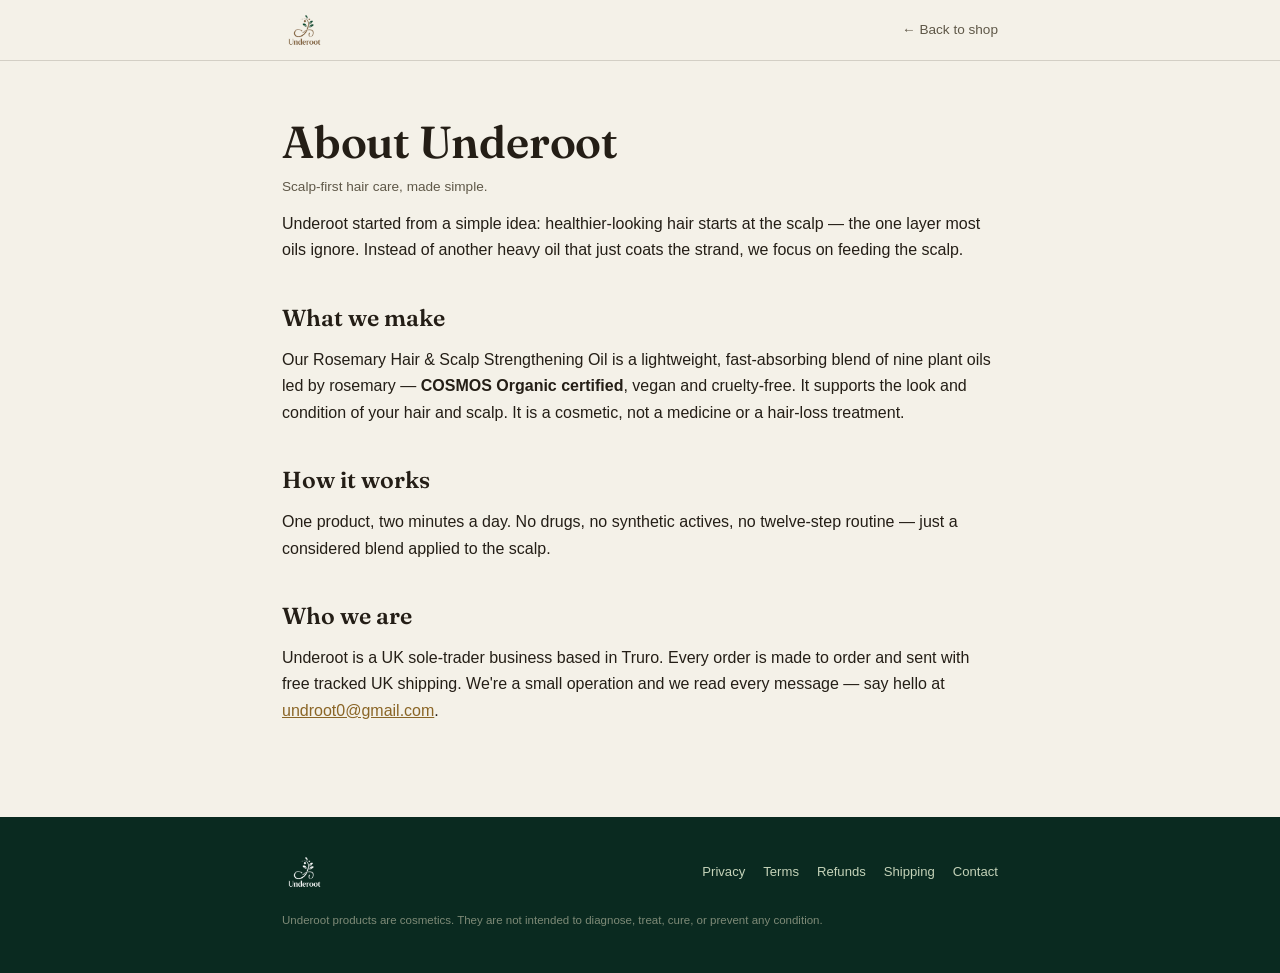
<file: about.html>
<!DOCTYPE html>
<html lang="en-GB">
<head>
<meta charset="UTF-8" />
<meta name="viewport" content="width=device-width, initial-scale=1.0" />
<title>About — Underoot</title>
<meta name="description" content="Underoot is a UK scalp-first hair care brand. Meet the rosemary scalp oil and the people behind it." />
<link rel="icon" href="/favicon.svg" type="image/svg+xml" />
<link rel="stylesheet" href="legal.css" />
</head>
<body>
<header><div class="wrap hdr"><a class="mark" href="/">Under<span>oot</span></a><a class="back" href="/">← Back to shop</a></div></header>
<main><div class="wrap">
  <h1>About Underoot</h1>
  <p class="updated">Scalp-first hair care, made simple.</p>

  <p>Underoot started from a simple idea: healthier-looking hair starts at the scalp — the one layer most oils ignore. Instead of another heavy oil that just coats the strand, we focus on feeding the scalp.</p>

  <h2>What we make</h2>
  <p>Our Rosemary Hair &amp; Scalp Strengthening Oil is a lightweight, fast-absorbing blend of nine plant oils led by rosemary — <strong>COSMOS Organic certified</strong>, vegan and cruelty-free. It supports the look and condition of your hair and scalp. It is a cosmetic, not a medicine or a hair-loss treatment.</p>

  <h2>How it works</h2>
  <p>One product, two minutes a day. No drugs, no synthetic actives, no twelve-step routine — just a considered blend applied to the scalp.</p>

  <h2>Who we are</h2>
  <p>Underoot is a UK sole-trader business based in Truro. Every order is made to order and sent with free tracked UK shipping. We're a small operation and we read every message — say hello at <a href="mailto:undroot0@gmail.com">undroot0@gmail.com</a>.</p>
</div></main>
<footer><div class="wrap"><div class="foot"><a class="mark" style="color:var(--paper)" href="/">Under<span style="color:var(--oil)">oot</span></a><div style="display:flex;gap:18px;flex-wrap:wrap"><a href="/privacy.html">Privacy</a><a href="/terms.html">Terms</a><a href="/refunds.html">Refunds</a><a href="/shipping.html">Shipping</a><a href="/contact.html">Contact</a></div></div><p class="disc">Underoot products are cosmetics. They are not intended to diagnose, treat, cure, or prevent any condition.</p></div></footer>
</body>
</html>
</file>
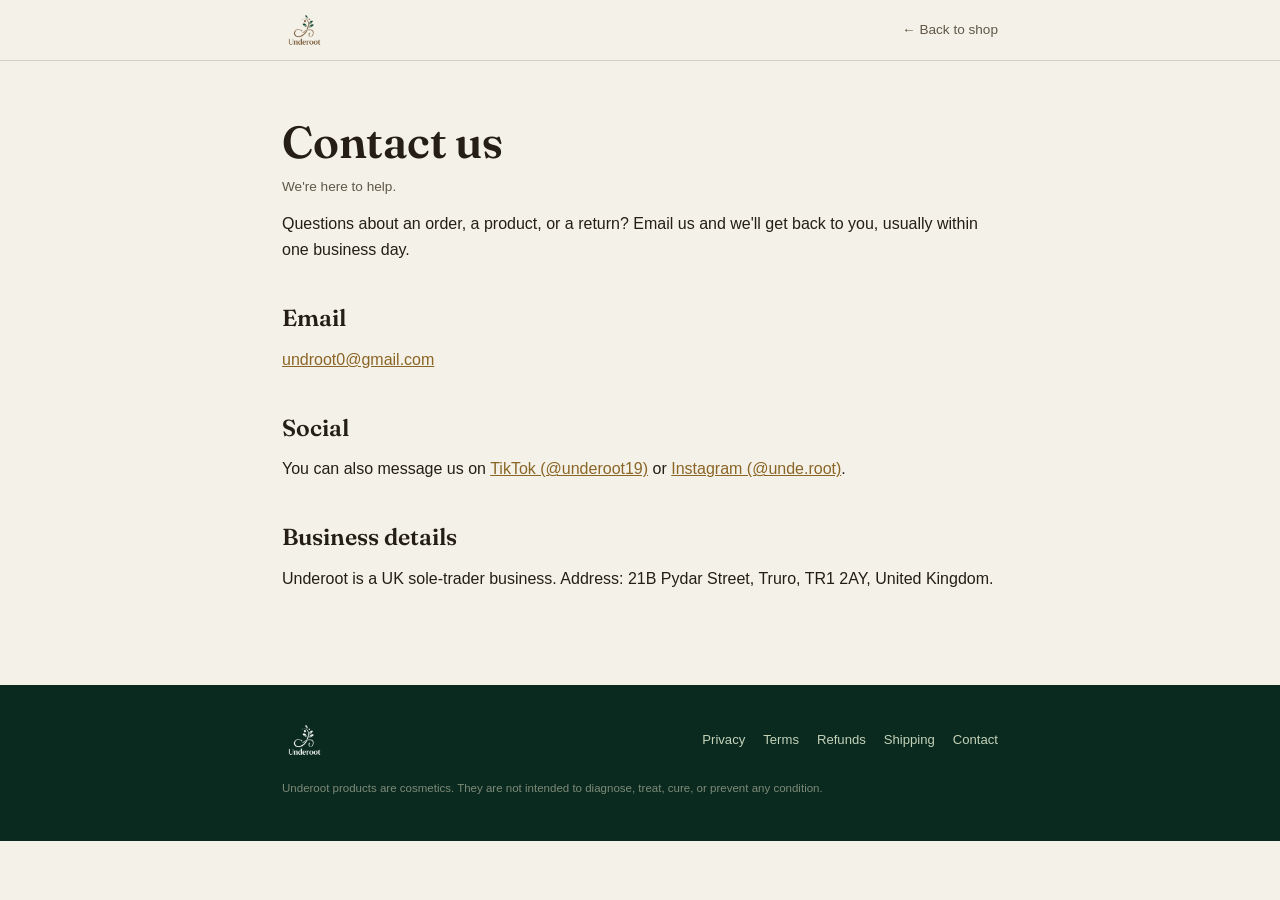
<file: contact.html>
<!DOCTYPE html>
<html lang="en-GB">
<head>
<meta charset="UTF-8" />
<meta name="viewport" content="width=device-width, initial-scale=1.0" />
<title>Contact — Underoot</title>
<meta name="description" content="Get in touch with Underoot." />
<link rel="icon" href="/favicon.svg" type="image/svg+xml" />
<link rel="stylesheet" href="legal.css" />
</head>
<body>
<header><div class="wrap hdr"><a class="mark" href="/">Under<span>oot</span></a><a class="back" href="/">← Back to shop</a></div></header>
<main><div class="wrap">
  <h1>Contact us</h1>
  <p class="updated">We're here to help.</p>

  <p>Questions about an order, a product, or a return? Email us and we'll get back to you, usually within one business day.</p>

  <h2>Email</h2>
  <p><a href="mailto:undroot0@gmail.com">undroot0@gmail.com</a></p>

  <h2>Social</h2>
  <p>You can also message us on <a href="https://www.tiktok.com/@underoot19">TikTok (@underoot19)</a> or <a href="https://www.instagram.com/unde.root">Instagram (@unde.root)</a>.</p>

  <h2>Business details</h2>
  <p>Underoot is a UK sole-trader business. Address: 21B Pydar Street, Truro, TR1 2AY, United Kingdom.</p>
</div></main>
<footer><div class="wrap"><div class="foot"><a class="mark" style="color:var(--paper)" href="/">Under<span style="color:var(--oil)">oot</span></a><div style="display:flex;gap:18px;flex-wrap:wrap"><a href="/privacy">Privacy</a><a href="/terms">Terms</a><a href="/refunds">Refunds</a><a href="/shipping">Shipping</a><a href="/contact">Contact</a></div></div><p class="disc">Underoot products are cosmetics. They are not intended to diagnose, treat, cure, or prevent any condition.</p></div></footer>
</body>
</html>
</file>
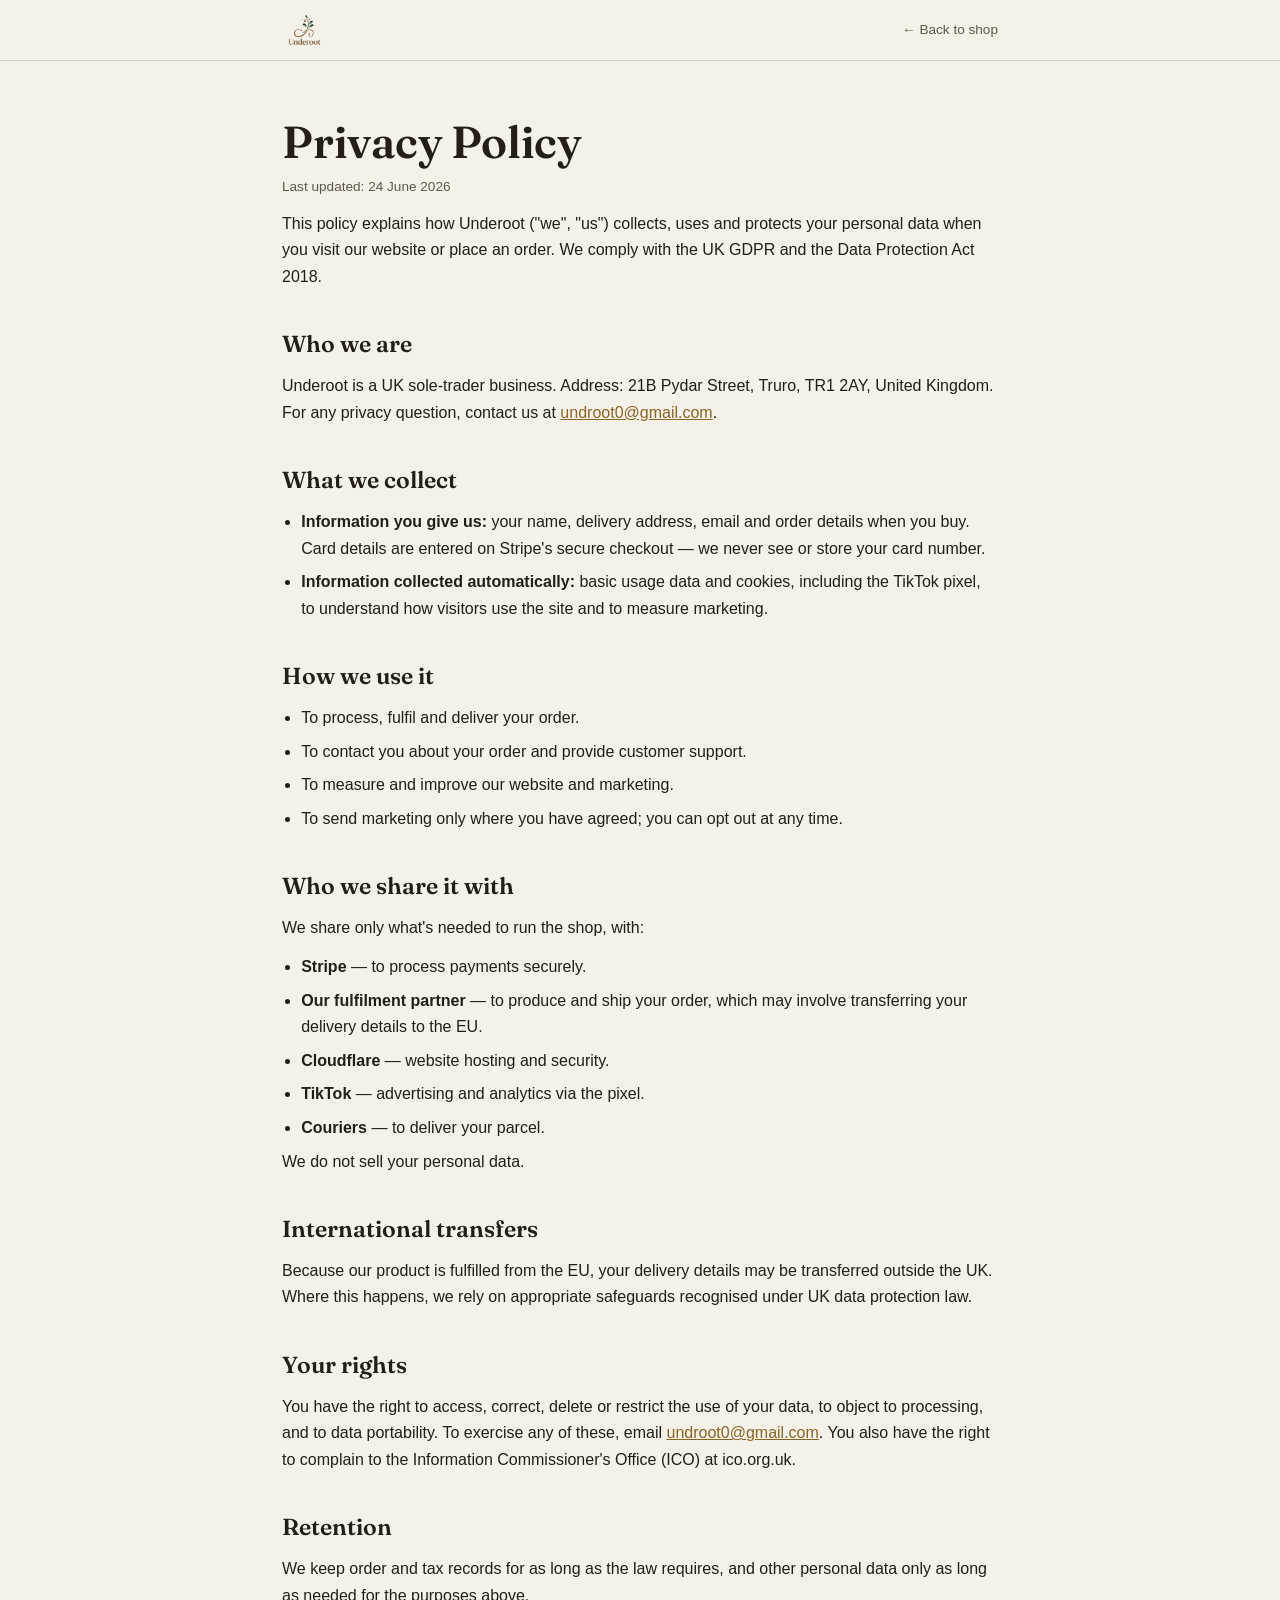
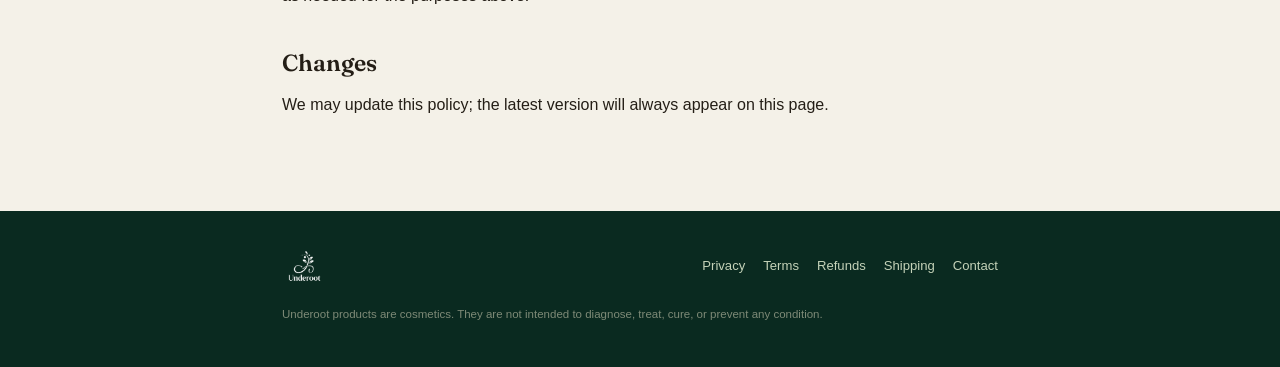
<file: privacy.html>
<!DOCTYPE html>
<html lang="en-GB">
<head>
<meta charset="UTF-8" />
<meta name="viewport" content="width=device-width, initial-scale=1.0" />
<title>Privacy Policy — Underoot</title>
<meta name="description" content="How Underoot collects and uses your data." />
<link rel="icon" href="/favicon.svg" type="image/svg+xml" />
<link rel="stylesheet" href="legal.css" />
</head>
<body>
<header><div class="wrap hdr"><a class="mark" href="/">Under<span>oot</span></a><a class="back" href="/">← Back to shop</a></div></header>
<main><div class="wrap">
  <h1>Privacy Policy</h1>
  <p class="updated">Last updated: 24 June 2026</p>

  <p>This policy explains how Underoot ("we", "us") collects, uses and protects your personal data when you visit our website or place an order. We comply with the UK GDPR and the Data Protection Act 2018.</p>

  <h2>Who we are</h2>
  <p>Underoot is a UK sole-trader business. Address: 21B Pydar Street, Truro, TR1 2AY, United Kingdom. For any privacy question, contact us at <a href="mailto:undroot0@gmail.com">undroot0@gmail.com</a>.</p>

  <h2>What we collect</h2>
  <ul>
    <li><strong>Information you give us:</strong> your name, delivery address, email and order details when you buy. Card details are entered on Stripe's secure checkout — we never see or store your card number.</li>
    <li><strong>Information collected automatically:</strong> basic usage data and cookies, including the TikTok pixel, to understand how visitors use the site and to measure marketing.</li>
  </ul>

  <h2>How we use it</h2>
  <ul>
    <li>To process, fulfil and deliver your order.</li>
    <li>To contact you about your order and provide customer support.</li>
    <li>To measure and improve our website and marketing.</li>
    <li>To send marketing only where you have agreed; you can opt out at any time.</li>
  </ul>

  <h2>Who we share it with</h2>
  <p>We share only what's needed to run the shop, with:</p>
  <ul>
    <li><strong>Stripe</strong> — to process payments securely.</li>
    <li><strong>Our fulfilment partner</strong> — to produce and ship your order, which may involve transferring your delivery details to the EU.</li>
    <li><strong>Cloudflare</strong> — website hosting and security.</li>
    <li><strong>TikTok</strong> — advertising and analytics via the pixel.</li>
    <li><strong>Couriers</strong> — to deliver your parcel.</li>
  </ul>
  <p>We do not sell your personal data.</p>

  <h2>International transfers</h2>
  <p>Because our product is fulfilled from the EU, your delivery details may be transferred outside the UK. Where this happens, we rely on appropriate safeguards recognised under UK data protection law.</p>

  <h2>Your rights</h2>
  <p>You have the right to access, correct, delete or restrict the use of your data, to object to processing, and to data portability. To exercise any of these, email <a href="mailto:undroot0@gmail.com">undroot0@gmail.com</a>. You also have the right to complain to the Information Commissioner's Office (ICO) at ico.org.uk.</p>

  <h2>Retention</h2>
  <p>We keep order and tax records for as long as the law requires, and other personal data only as long as needed for the purposes above.</p>

  <h2>Changes</h2>
  <p>We may update this policy; the latest version will always appear on this page.</p>
</div></main>
<footer><div class="wrap"><div class="foot"><a class="mark" style="color:var(--paper)" href="/">Under<span style="color:var(--oil)">oot</span></a><div style="display:flex;gap:18px;flex-wrap:wrap"><a href="/privacy">Privacy</a><a href="/terms">Terms</a><a href="/refunds">Refunds</a><a href="/shipping">Shipping</a><a href="/contact">Contact</a></div></div><p class="disc">Underoot products are cosmetics. They are not intended to diagnose, treat, cure, or prevent any condition.</p></div></footer>
</body>
</html>
</file>
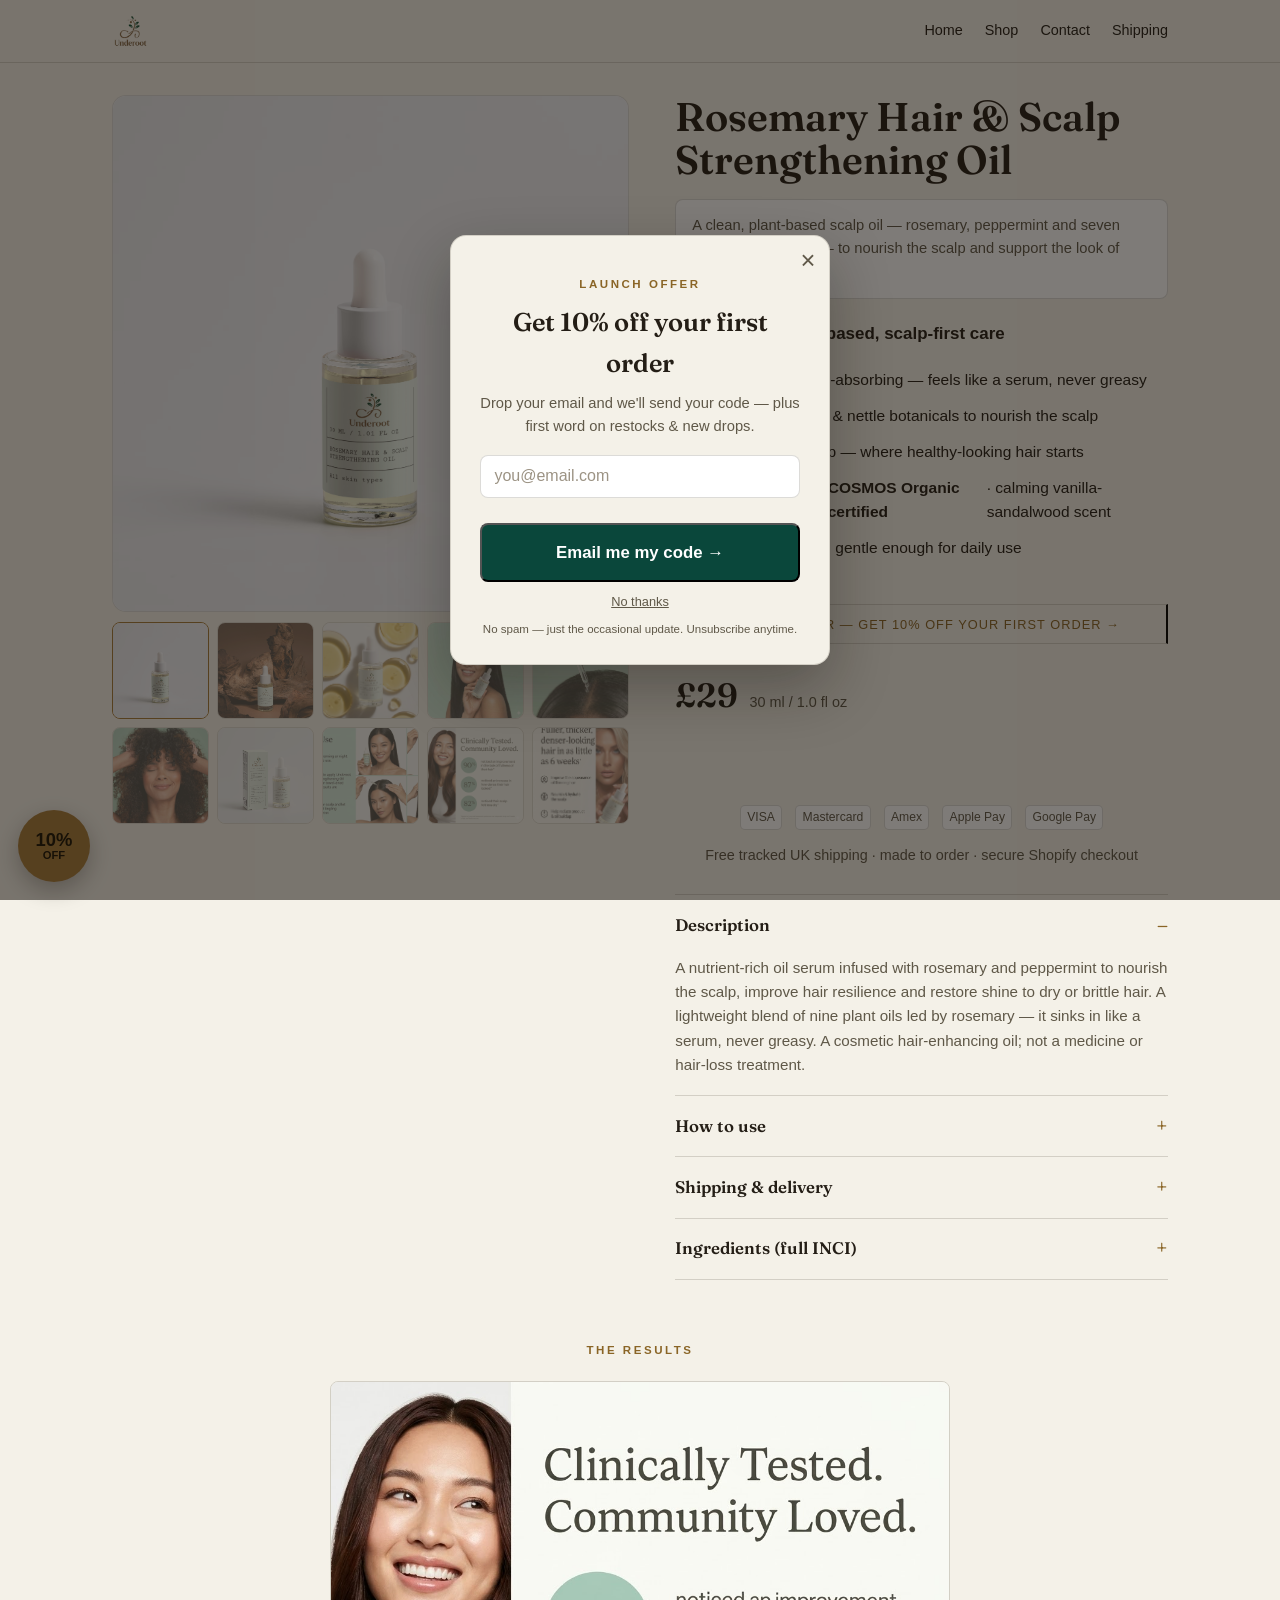
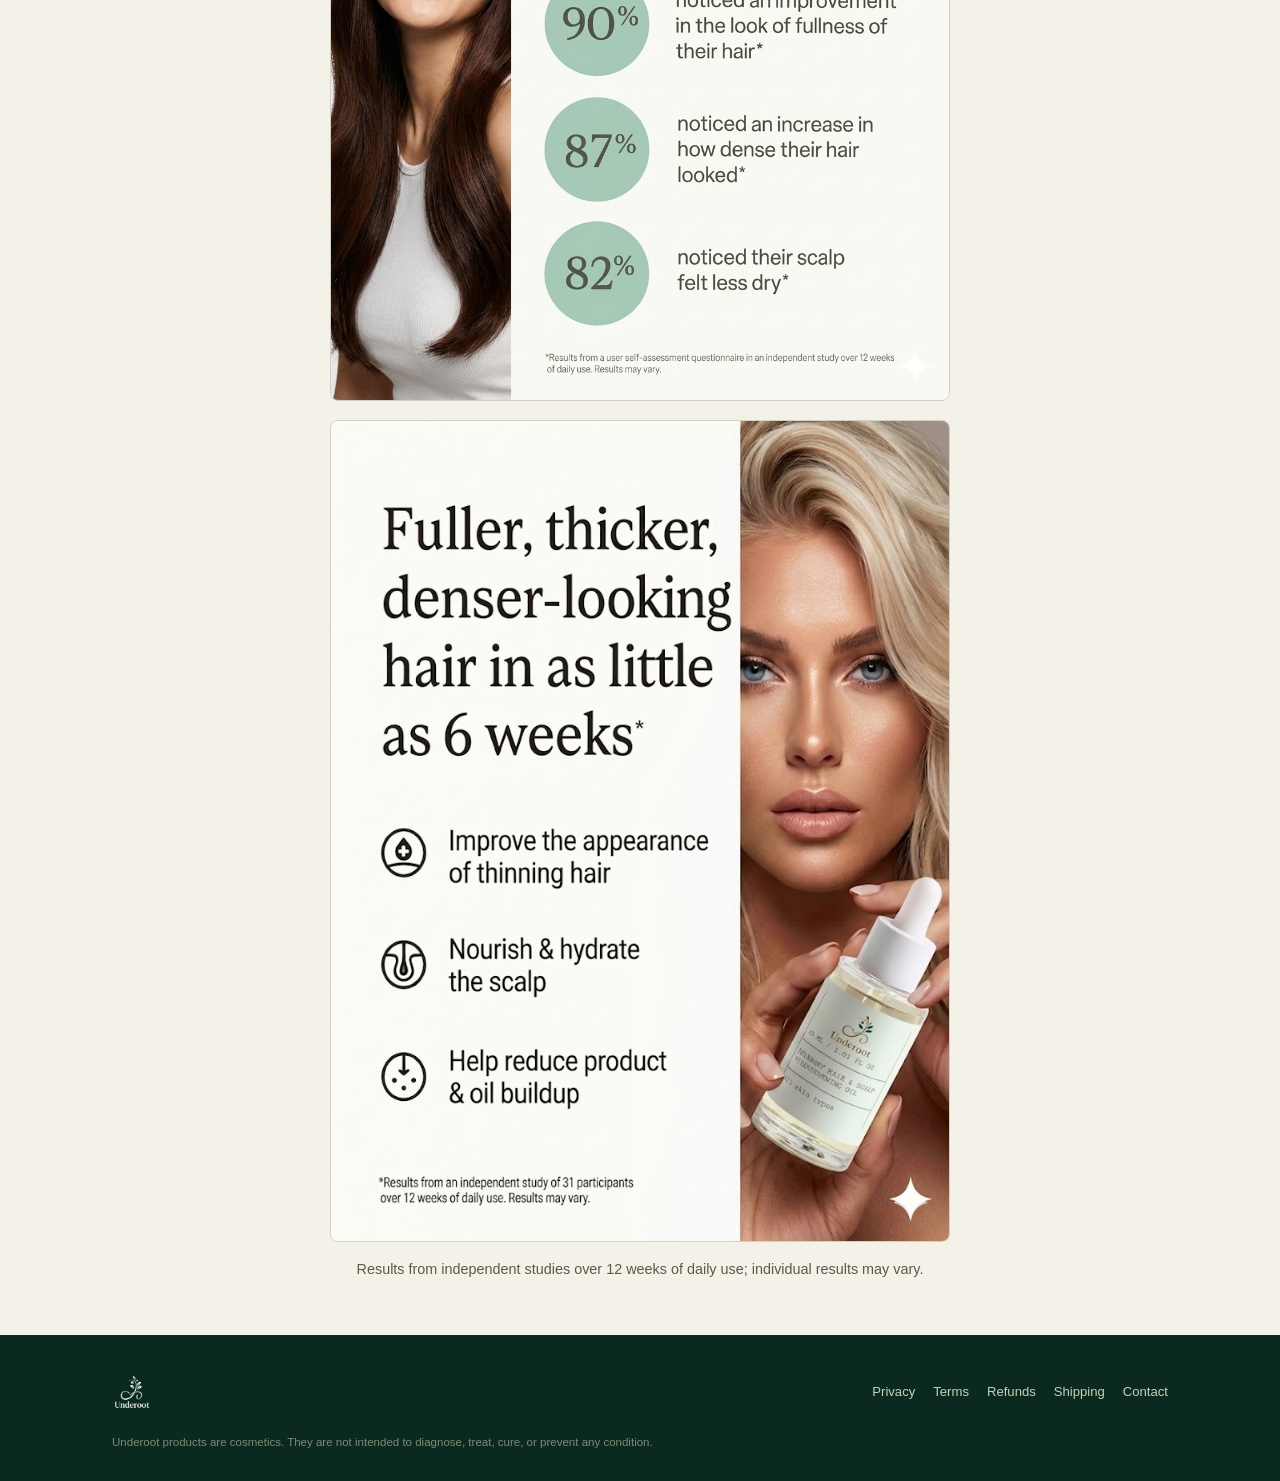
<file: product.html>
<!DOCTYPE html>
<html lang="en-GB">
<head>
<meta charset="UTF-8" />
<meta name="viewport" content="width=device-width, initial-scale=1.0" />
<title>Rosemary Hair &amp; Scalp Strengthening Oil — Underoot</title>
<meta name="description" content="Underoot Rosemary Hair & Scalp Strengthening Oil — a lightweight, COSMOS Organic certified scalp oil for the look of fuller, healthier hair. 30ml. Free tracked UK shipping." />
<link rel="icon" href="/favicon.svg" type="image/svg+xml" />
<link rel="preconnect" href="https://fonts.googleapis.com" />
<link rel="preconnect" href="https://fonts.gstatic.com" crossorigin />
<link href="https://fonts.googleapis.com/css2?family=Fraunces:opsz,wght@9..144,500;9..144,600;9..144,700&display=swap" rel="stylesheet" />
<style>
  :root{
    --primary:#0A473B; --secondary:#357A4E; --gold:#A87C3A; --gold-deep:#8A6526;
    --bg:#F4F1E8; --ink:#241E16; --muted:#5F5848; --card:#FFFFFF; --line:rgba(42,33,18,.16); --radius:8px;
    --serif:"Fraunces", Georgia, "Times New Roman", serif; --sans:"Helvetica Neue", Helvetica, Arial, sans-serif;
  }
  *{box-sizing:border-box;margin:0;padding:0}
  html{scroll-behavior:smooth}
  body{font-family:var(--sans);color:var(--ink);background:var(--bg);line-height:1.6;-webkit-font-smoothing:antialiased}
  img{max-width:100%;display:block}
  a{color:var(--gold-deep)}
  .wrap{max-width:1100px;margin:0 auto;padding:0 22px}

  header{position:sticky;top:0;z-index:50;background:rgba(244,241,232,.9);backdrop-filter:blur(10px);border-bottom:1px solid var(--line)}
  .hdr{display:flex;align-items:center;justify-content:space-between;height:62px}
  .mark{font-family:var(--serif);font-weight:600;font-size:1.34rem;color:var(--ink);text-decoration:none}
  .mark span{color:var(--gold-deep)}
  .brand img{height:50px;width:auto;display:block}
  .brand-foot img{height:54px;width:auto;display:block;filter:brightness(0) invert(1)}
  @media(max-width:600px){.brand img{height:42px}}
  nav{display:flex;gap:22px;font-size:.9rem}
  nav a{color:var(--ink);text-decoration:none}
  nav a:hover{color:var(--gold-deep)}
  .nav-toggle{display:none;background:none;border:none;cursor:pointer;color:var(--ink);padding:4px;line-height:0}
  @media(max-width:760px){
    .nav-toggle{display:block}
    header nav{display:none;position:absolute;top:100%;left:0;right:0;flex-direction:column;gap:0;background:var(--bg);border-bottom:1px solid var(--line);box-shadow:0 12px 26px rgba(20,16,10,.14);padding:4px 22px 12px}
    header nav.open{display:flex}
    header nav a{padding:14px 2px;border-top:1px solid var(--line);font-size:1rem}
    header nav a:first-child{border-top:none}
  }

  .product{display:grid;grid-template-columns:1fr;gap:30px;padding:32px 0 50px}
  @media(min-width:860px){.product{grid-template-columns:1.05fr 1fr;gap:46px;align-items:start}}
  .gallery .main-img{width:100%;border-radius:14px;border:1px solid var(--line);background:#fff;aspect-ratio:1/1;object-fit:cover}
  .thumbs{display:grid;grid-template-columns:repeat(5,1fr);gap:8px;margin-top:10px}
  .thumbs img{width:100%;aspect-ratio:1/1;object-fit:cover;border-radius:8px;border:1px solid var(--line);cursor:pointer;opacity:.65;transition:opacity .15s,border-color .15s}
  .thumbs img:hover,.thumbs img.active{opacity:1;border-color:var(--gold)}
  @media(min-width:860px){.gallery{position:sticky;top:84px}}

  h1{font-family:var(--serif);font-weight:600;font-size:clamp(1.9rem,4vw,2.5rem);line-height:1.08}
  .info{background:var(--card);border:1px solid var(--line);border-radius:var(--radius);padding:.85rem 1rem;font-size:.92rem;color:var(--muted);margin:1.1rem 0}
  .lede{font-weight:600;font-size:1.06rem;margin:1.3rem 0 .2rem;color:var(--ink)}
  .desc{color:var(--muted);font-size:.96rem;margin-top:.4rem}
  .benefits{list-style:none;margin:1.3rem 0;display:grid;gap:.7rem}
  .benefits li{display:flex;gap:.65rem;align-items:flex-start;font-size:.97rem}
  .benefits li::before{content:"✓";color:#fff;background:var(--secondary);min-width:22px;height:22px;border-radius:50%;display:flex;align-items:center;justify-content:center;font-size:.72rem;font-weight:700;margin-top:1px}
  .offer-bar{text-align:center;font-size:.8rem;letter-spacing:.08em;text-transform:uppercase;color:var(--gold-deep);border-top:1px solid var(--line);border-bottom:1px solid var(--line);padding:.7rem 0;margin:1.4rem 0}
  .price-row{display:flex;align-items:baseline;gap:.7rem;margin:.2rem 0}
  .price{font-family:var(--serif);font-weight:600;font-size:2.1rem;color:var(--ink)}
  .vol{font-size:.9rem;color:var(--muted)}
  .code-note{font-size:.9rem;color:var(--secondary);font-weight:600;margin-top:.3rem}
  .btn{display:block;width:100%;text-align:center;background:var(--primary);color:#fff;font-weight:600;font-size:1.05rem;padding:1.1rem;border-radius:var(--radius);text-decoration:none;margin-top:1rem;transition:background .2s}
  .btn:hover{background:#0C5A49}
  .pay{display:flex;flex-wrap:wrap;gap:.4rem .8rem;justify-content:center;align-items:center;margin-top:.9rem;font-size:.76rem;color:var(--muted)}
  .pay span{border:1px solid var(--line);border-radius:5px;padding:.12rem .4rem;background:#fff}
  .ship{text-align:center;font-size:.9rem;color:var(--muted);margin-top:.85rem}

  .acc{margin-top:1.7rem}
  .acc details{border-top:1px solid var(--line)}
  .acc details:last-child{border-bottom:1px solid var(--line)}
  .acc summary{list-style:none;cursor:pointer;padding:1.05rem 0;font-family:var(--serif);font-weight:600;font-size:1.05rem;display:flex;justify-content:space-between;align-items:center}
  .acc summary::-webkit-details-marker{display:none}
  .acc summary::after{content:"+";color:var(--gold-deep);font-size:1.3rem;line-height:1}
  .acc details[open] summary::after{content:"–"}
  .acc .body{padding:0 0 1.1rem;color:var(--muted);font-size:.95rem}
  .acc .body ul{padding-left:1.15rem;margin-top:.4rem;display:grid;gap:.35rem}
  .inci{font-size:.82rem;line-height:1.55}

  .results{padding:6px 0 44px;text-align:center}
  .results .eyebrow{font-size:.72rem;font-weight:600;letter-spacing:.22em;text-transform:uppercase;color:var(--gold-deep)}
  .results img{width:100%;max-width:620px;border-radius:var(--radius);margin:1.2rem auto 0;border:1px solid var(--line)}

  footer{background:#0A2A20;color:#C4D2B8;padding:30px 0;font-size:.82rem;margin-top:10px}
  .foot{display:flex;flex-wrap:wrap;gap:10px 20px;justify-content:space-between;align-items:center}
  .foot a{color:#C4D2B8;text-decoration:none}
  .foot a:hover{color:var(--gold)}
  .disc{color:#7E8A77;font-size:.72rem;margin-top:14px;max-width:46rem}

  /* discount popup + badge */
  .promo-overlay{position:fixed;inset:0;background:rgba(20,16,10,.55);display:flex;align-items:center;justify-content:center;z-index:200;opacity:0;visibility:hidden;transition:opacity .25s,visibility .25s;padding:20px}
  .promo-overlay.open{opacity:1;visibility:visible}
  .promo{background:var(--bg);border:1px solid var(--line);border-radius:16px;max-width:380px;width:100%;padding:2.1rem 1.8rem 1.6rem;text-align:center;position:relative;box-shadow:0 24px 60px rgba(20,16,10,.32)}
  .promo .x{position:absolute;top:.6rem;right:.85rem;background:none;border:none;font-size:1.6rem;color:var(--muted);cursor:pointer}
  .promo .eyebrow{font-size:.72rem;font-weight:600;letter-spacing:.22em;text-transform:uppercase;color:var(--gold-deep)}
  .promo h3{font-family:var(--serif);font-weight:600;font-size:1.6rem;margin:.4rem 0 .5rem}
  .promo p{font-size:.92rem;color:var(--muted);margin-bottom:1rem}
  .promo .code{display:inline-block;font-weight:700;letter-spacing:.18em;font-size:1.05rem;color:var(--gold-deep);background:#fff;border:1px dashed var(--gold);border-radius:8px;padding:.5rem 1rem;margin-bottom:1.1rem;cursor:pointer}
  .promo .skip{display:block;width:100%;margin-top:.7rem;background:none;border:none;color:var(--muted);font-size:.8rem;text-decoration:underline;cursor:pointer}
  .promo-fab{position:fixed;bottom:18px;left:18px;z-index:150;width:72px;height:72px;border-radius:50%;background:var(--gold);color:#1a1405;border:none;cursor:pointer;font-weight:700;font-size:.7rem;line-height:1.05;box-shadow:0 8px 22px rgba(20,16,10,.28)}
  .promo-fab span{display:block;font-size:1.15rem}
  .promo .btn{display:block;width:100%;text-align:center}
  .promo form{display:flex;flex-direction:column;gap:.6rem;margin-bottom:.2rem}
  .promo input[type=email]{width:100%;font-family:var(--sans);font-size:1rem;padding:.72rem .85rem;border:1px solid var(--line);border-radius:var(--radius);background:#fff;color:var(--ink)}
  .promo input[type=email]::placeholder{color:#9c9384}
  .promo input[type=email]:focus{outline:none;border-color:var(--gold);box-shadow:0 0 0 3px rgba(168,124,58,.18)}
  .promo form .btn{font-family:var(--sans)}
  .promo .promo-err{color:#9a2b1f;font-size:.82rem;margin:.1rem 0 .2rem}
  .promo .promo-fine{font-size:.72rem;color:var(--muted);margin:.7rem 0 0}
  button.offer-bar{width:100%;background:none;cursor:pointer;font-family:var(--sans)}
  button.offer-bar:hover{color:var(--gold)}
  .btn-cart{display:block;width:100%;text-align:center;background:transparent;color:var(--ink);border:1.5px solid var(--ink);margin-bottom:.6rem}
  .btn-cart:hover{background:var(--ink);color:#fff}
  .btn-buy{display:block;width:100%;text-align:center}
  #shopify-buybutton{margin:1.1rem 0 .5rem;min-height:50px}
  #shopify-buybutton .shopify-buy__btn{width:100%}
  .cart-overlay{position:fixed;inset:0;background:rgba(20,16,10,.5);z-index:300;opacity:0;visibility:hidden;transition:opacity .25s,visibility .25s}
  .cart-overlay.open{opacity:1;visibility:visible}
  .cart{position:absolute;top:0;right:0;height:100%;width:min(390px,92vw);background:var(--bg);display:flex;flex-direction:column;box-shadow:-12px 0 40px rgba(20,16,10,.28);transform:translateX(100%);transition:transform .28s ease}
  .cart-overlay.open .cart{transform:none}
  .cart-head{display:flex;align-items:center;justify-content:space-between;padding:1.1rem 1.2rem;border-bottom:1px solid var(--line)}
  .cart-head h3{font-family:var(--serif);font-weight:600;font-size:1.2rem}
  .cart-x{background:none;border:none;font-size:1.7rem;line-height:1;color:var(--muted);cursor:pointer}
  .cart-body{flex:1;overflow-y:auto;padding:1.2rem}
  .cart-item{display:flex;gap:.9rem;align-items:center}
  .cart-thumb{width:64px;height:64px;object-fit:cover;border-radius:8px;border:1px solid var(--line)}
  .cart-info{flex:1}
  .cart-info strong{display:block;font-size:.95rem;line-height:1.25}
  .cart-vol{font-size:.82rem;color:var(--muted)}
  .cart-line{font-weight:600}
  .cart-foot{border-top:1px solid var(--line);padding:1.2rem}
  .cart-row{display:flex;justify-content:space-between;font-weight:600;margin-bottom:.4rem}
  .cart-foot .btn{display:block;width:100%;text-align:center;margin-top:.5rem}
  .cart-fine{font-size:.76rem;color:var(--muted);text-align:center;margin-top:.55rem}
  #cartDiscNote{color:var(--secondary);font-weight:600}
</style>
</head>
<body>

<header>
  <div class="wrap hdr">
    <a class="brand" href="/"><img src="images/logo.png" alt="Underoot" /></a>
    <button class="nav-toggle" id="navToggle" aria-label="Open menu" aria-expanded="false"><svg viewBox="0 0 24 24" width="24" height="24" fill="none" stroke="currentColor" stroke-width="1.8" stroke-linecap="round"><path d="M3 6h18M3 12h18M3 18h18"/></svg></button>
    <nav><a href="/">Home</a><a href="/product.html">Shop</a><a href="/contact.html">Contact</a><a href="/shipping.html">Shipping</a></nav>
  </div>
</header>

<main class="wrap">
  <div class="product">
    <!-- GALLERY -->
    <div class="gallery">
      <img id="mainImg" class="main-img" src="images/bottle.jpg" alt="Underoot Rosemary Hair & Scalp Strengthening Oil bottle" />
      <div class="thumbs" id="thumbs">
        <img src="images/bottle.jpg" alt="Bottle" class="active" />
        <img src="images/lifestyle.jpg" alt="Bottle on driftwood" />
        <img src="images/oil-droplets.jpg" alt="Oil texture" />
        <img src="images/model-holding.jpg" alt="Holding the oil" />
        <img src="images/application.jpg" alt="Applying to the scalp" />
        <img src="images/scalp-care.jpg" alt="Healthy-looking hair" />
        <img src="images/box-front.jpg" alt="Box and bottle" />
        <img src="images/how-to.jpg" alt="How to use" />
        <img src="images/clinical.jpg" alt="Tested results" />
        <img src="images/results-6weeks.jpg" alt="Results over 6 weeks" />
      </div>
    </div>

    <!-- BUY BOX -->
    <div class="buybox">
      <h1>Rosemary Hair &amp; Scalp Strengthening Oil</h1>
      <div class="info">A clean, plant-based scalp oil — rosemary, peppermint and seven more botanical oils — to nourish the scalp and support the look of fuller, healthier hair.</div>

      <p class="lede">Lightweight, plant-based, scalp-first care</p>
      <ul class="benefits">
        <li>Lightweight &amp; fast-absorbing — feels like a serum, never greasy</li>
        <li>Rosemary, castor &amp; nettle botanicals to nourish the scalp</li>
        <li>Supports the scalp — where healthy-looking hair starts</li>
        <li>Vegan, cruelty-free &amp; <strong>COSMOS Organic certified</strong> · calming vanilla-sandalwood scent</li>
        <li>For all hair types · gentle enough for daily use</li>
      </ul>

      <button type="button" class="offer-bar" id="offerBar">Launch offer — get 10% off your first order →</button>
      <div class="price-row"><span class="price">£29</span><span class="vol">30 ml / 1.0 fl oz</span></div>
      <div id="shopify-buybutton" class="buybutton-mount"></div>
      <div class="pay"><span>VISA</span><span>Mastercard</span><span>Amex</span><span>Apple&nbsp;Pay</span><span>Google&nbsp;Pay</span></div>
      <p class="ship">Free tracked UK shipping · made to order · secure Shopify checkout</p>

      <div class="acc">
        <details open>
          <summary>Description</summary>
          <div class="body">A nutrient-rich oil serum infused with rosemary and peppermint to nourish the scalp, improve hair resilience and restore shine to dry or brittle hair. A lightweight blend of nine plant oils led by rosemary — it sinks in like a serum, never greasy. A cosmetic hair-enhancing oil; not a medicine or hair-loss treatment.</div>
        </details>
        <details>
          <summary>How to use</summary>
          <div class="body"><ul>
            <li><strong>1.</strong> Use once daily, morning or night. Shake well before use.</li>
            <li><strong>2.</strong> Use the dropper to apply directly to a dry or towel-dried scalp, wherever you'd like.</li>
            <li><strong>3.</strong> Massage into the scalp and let it soak in — a slight tingling is normal. Leave in, or rinse after an hour.</li>
          </ul></div>
        </details>
        <details>
          <summary>Shipping &amp; delivery</summary>
          <div class="body">Free tracked UK shipping on every order. Made to order and dispatched by our fulfilment partner. Full delivery times and our returns policy are on the <a href="/shipping">Shipping</a> and <a href="/refunds">Refunds</a> pages.</div>
        </details>
        <details>
          <summary>Ingredients (full INCI)</summary>
          <div class="body inci">Helianthus Annuus (Sunflower) Seed Oil*, Decyl Cocoate, Ricinus Communis (Castor) Seed Oil*, Prunus Amygdalus Dulcis (Sweet Almond) Oil*, Argania Spinosa (Argan) Kernel Oil*, Parfum/Fragrance, Cannabis Sativa (Hemp) Seed Oil*, Olea Europaea (Olive) Fruit Oil*, Persea Gratissima (Avocado) Oil*, Mentha Piperita (Peppermint) Oil*, Rosmarinus Officinalis (Rosemary) Leaf Oil*, Urtica Dioica (Nettle) Leaf Extract*, Menthol**, Limonene**, Camphor**, Pinene**, Citrus Aurantium Bergamia (Bergamot) Peel Oil, Linalool**, Beta-Caryophyllene**, Vanillin, Linalyl Acetate**, Eugenia Caryophyllus Oil, Eugenol**, Citrus Aurantium Peel Oil, Citrus Limon Peel Oil, Pogostemon Cablin Oil, Santalol**, Coumarin**, Carvone**.<br><br>*Ingredients from organic farming · **From natural essential oils. 100% natural origin of total / 69% organic of total. COSMOS ORGANIC certified by ECOCERT Greenlife.</div>
        </details>
      </div>
    </div>
  </div>

  <!-- RESULTS (Selfnamed-substantiated) -->
  <div class="results rv">
    <span class="eyebrow">The results</span>
    <img src="images/clinical.jpg" alt="Tested — 90% noticed improved fullness, 87% denser-looking hair, 82% less dry scalp" loading="lazy" />
    <img src="images/results-6weeks.jpg" alt="Fuller, thicker, denser-looking hair in as little as 6 weeks" loading="lazy" />
    <p class="ship" style="margin-top:1rem">Results from independent studies over 12 weeks of daily use; individual results may vary.</p>
  </div>
</main>

<footer>
  <div class="wrap">
    <div class="foot">
      <a class="brand-foot" href="/"><img src="images/logo.png" alt="Underoot" /></a>
      <div style="display:flex;gap:18px;flex-wrap:wrap"><a href="/privacy">Privacy</a><a href="/terms">Terms</a><a href="/refunds">Refunds</a><a href="/shipping">Shipping</a><a href="/contact">Contact</a></div>
    </div>
    <p class="disc">Underoot products are cosmetics. They are not intended to diagnose, treat, cure, or prevent any condition.</p>
  </div>
</footer>

<!-- discount popup + badge -->
<div class="promo-overlay" id="promoOverlay" role="dialog" aria-modal="true" aria-label="10% off launch offer">
  <div class="promo">
    <button class="x" id="promoClose" aria-label="Close offer">&times;</button>
    <!-- State 1: email gate -->
    <div class="promo-gate" id="promoGate">
      <span class="eyebrow">Launch offer</span>
      <h3>Get 10% off your first order</h3>
      <p>Drop your email and we'll send your code — plus first word on restocks &amp; new drops.</p>
      <form id="promoForm" novalidate>
        <input type="email" id="promoEmail" name="email" required autocomplete="email" placeholder="you@email.com" aria-label="Your email address" />
        <button type="submit" class="btn" id="promoSubmit">Email me my code →</button>
      </form>
      <p class="promo-err" id="promoErr" hidden>Please enter a valid email address.</p>
      <button class="skip" id="promoSkip">No thanks</button>
      <p class="promo-fine">No spam — just the occasional update. Unsubscribe anytime.</p>
    </div>

    <!-- State 2: code revealed (after sign-up, or for returning subscribers) -->
    <div class="promo-done" id="promoDone" hidden>
      <span class="eyebrow">You're in</span>
      <h3>Here's your 10% off</h3>
      <p>Enter this at checkout — or tap below and it's applied for you.</p>
      <button class="code" id="promoCode" title="Click to copy">WELCOME10</button>
      <a class="btn" id="promoShop" href="#shopify-buybutton">Shop now &amp; save →</a>
    </div>
  </div>
</div>
<button class="promo-fab" id="promoFab" aria-label="Open 10% off offer"><span>10%</span>OFF</button>

<script>
  // gallery thumbnail switch
  (function(){
    var main=document.getElementById('mainImg'), thumbs=document.getElementById('thumbs');
    if(!thumbs) return;
    thumbs.addEventListener('click',function(e){
      var t=e.target.closest('img'); if(!t) return;
      main.src=t.src; main.alt=t.alt;
      thumbs.querySelectorAll('img').forEach(function(i){i.classList.remove('active');});
      t.classList.add('active');
    });
  })();
  // mobile nav toggle
  (function(){
    var t=document.getElementById('navToggle'), n=document.querySelector('header nav');
    if(!t||!n) return;
    t.addEventListener('click',function(){ var open=n.classList.toggle('open'); t.setAttribute('aria-expanded',open?'true':'false'); });
    n.addEventListener('click',function(e){ if(e.target.tagName==='A'){ n.classList.remove('open'); t.setAttribute('aria-expanded','false'); } });
  })();

  // discount popup + email gate
  (function(){
    var ov=document.getElementById('promoOverlay'),fab=document.getElementById('promoFab'),
        x=document.getElementById('promoClose'),skip=document.getElementById('promoSkip'),
        code=document.getElementById('promoCode'),gate=document.getElementById('promoGate'),
        done=document.getElementById('promoDone'),form=document.getElementById('promoForm'),
        email=document.getElementById('promoEmail'),err=document.getElementById('promoErr'),
        offer=document.getElementById('offerBar');
    if(!ov) return;

    // ▼ MailerLite: paste your embedded-form action URL between the quotes (see setup steps). Leave "" until then.
    var MAILERLITE_FORM_ACTION="";

    function isSub(){ try{ return localStorage.getItem('ul_sub')==='1'; }catch(e){ return false; } }
    function markSub(){ try{ localStorage.setItem('ul_sub','1'); }catch(e){} }
    function showDone(){ if(gate)gate.hidden=true; if(done)done.hidden=false; }
    function showGate(){ if(done)done.hidden=true; if(gate)gate.hidden=false; }
    function open(){ isSub()?showDone():showGate(); ov.classList.add('open'); }
    function close(){ ov.classList.remove('open'); }

    if(isSub()) showDone();
    try{ if(!sessionStorage.getItem('promoSeen')){ setTimeout(open,1600); sessionStorage.setItem('promoSeen','1'); } }catch(e){ setTimeout(open,1600); }

    fab&&fab.addEventListener('click',open);
    offer&&offer.addEventListener('click',open);
    x&&x.addEventListener('click',close);
    skip&&skip.addEventListener('click',close);
    ov.addEventListener('click',function(e){ if(e.target===ov) close(); });
    document.addEventListener('keydown',function(e){ if(e.key==='Escape') close(); });

    form&&form.addEventListener('submit',function(e){
      e.preventDefault();
      var v=(email.value||'').trim();
      if(!/^[^\s@]+@[^\s@]+\.[^\s@]+$/.test(v)){ if(err)err.hidden=false; email.focus(); return; }
      if(err)err.hidden=true;
      if(MAILERLITE_FORM_ACTION){
        try{ var fd=new FormData(); fd.append('fields[email]',v);
          fetch(MAILERLITE_FORM_ACTION,{method:'POST',body:fd,mode:'no-cors'}).catch(function(){}); }catch(e){}
      }
      markSub(); showDone();
    });

    code&&code.addEventListener('click',function(){ try{navigator.clipboard.writeText(code.textContent.trim());}catch(e){} var o=code.textContent; code.textContent='Copied ✓'; setTimeout(function(){code.textContent=o;},1200); });
  })();

  // Shopify Buy Button — checkout runs through Shopify → Selfnamed auto-fulfils
  (function () {
    var scriptURL = 'https://sdks.shopifycdn.com/buy-button/latest/buy-button-storefront.min.js';
    if (window.ShopifyBuy) { if (window.ShopifyBuy.UI) { init(); } else { load(); } } else { load(); }
    function load() {
      var s = document.createElement('script'); s.async = true; s.src = scriptURL;
      (document.head || document.body).appendChild(s); s.onload = init;
    }
    function init() {
      var client = ShopifyBuy.buildClient({
        domain: 'if69ip-s9.myshopify.com',
        storefrontAccessToken: 'fc99e18e32434ccc6b0b9b6fbb11636b',
      });
      ShopifyBuy.UI.onReady(client).then(function (ui) {
        ui.createComponent('product', {
          id: '15629561397574',
          node: document.getElementById('shopify-buybutton'),
          moneyFormat: '£{{amount}}',
          options: {
            product: {
              contents: { img: false, title: false, price: false, options: false, button: true },
              buttonDestination: 'checkout',
              text: { button: 'Buy now →' },
              styles: { button: {
                'font-family': 'Helvetica Neue, Helvetica, Arial, sans-serif',
                'font-weight': '600', 'font-size': '16px',
                'padding-top': '16px', 'padding-bottom': '16px',
                'color': '#1a1405', 'background-color': '#A87C3A',
                ':hover': { 'background-color': '#8A6526' },
                ':focus': { 'background-color': '#8A6526' },
                'border-radius': '8px'
              } }
            },
            cart: { text: { total: 'Subtotal', button: 'Checkout' } }
          }
        });
      });
    }
  })();
</script>
</body>
</html>
</file>
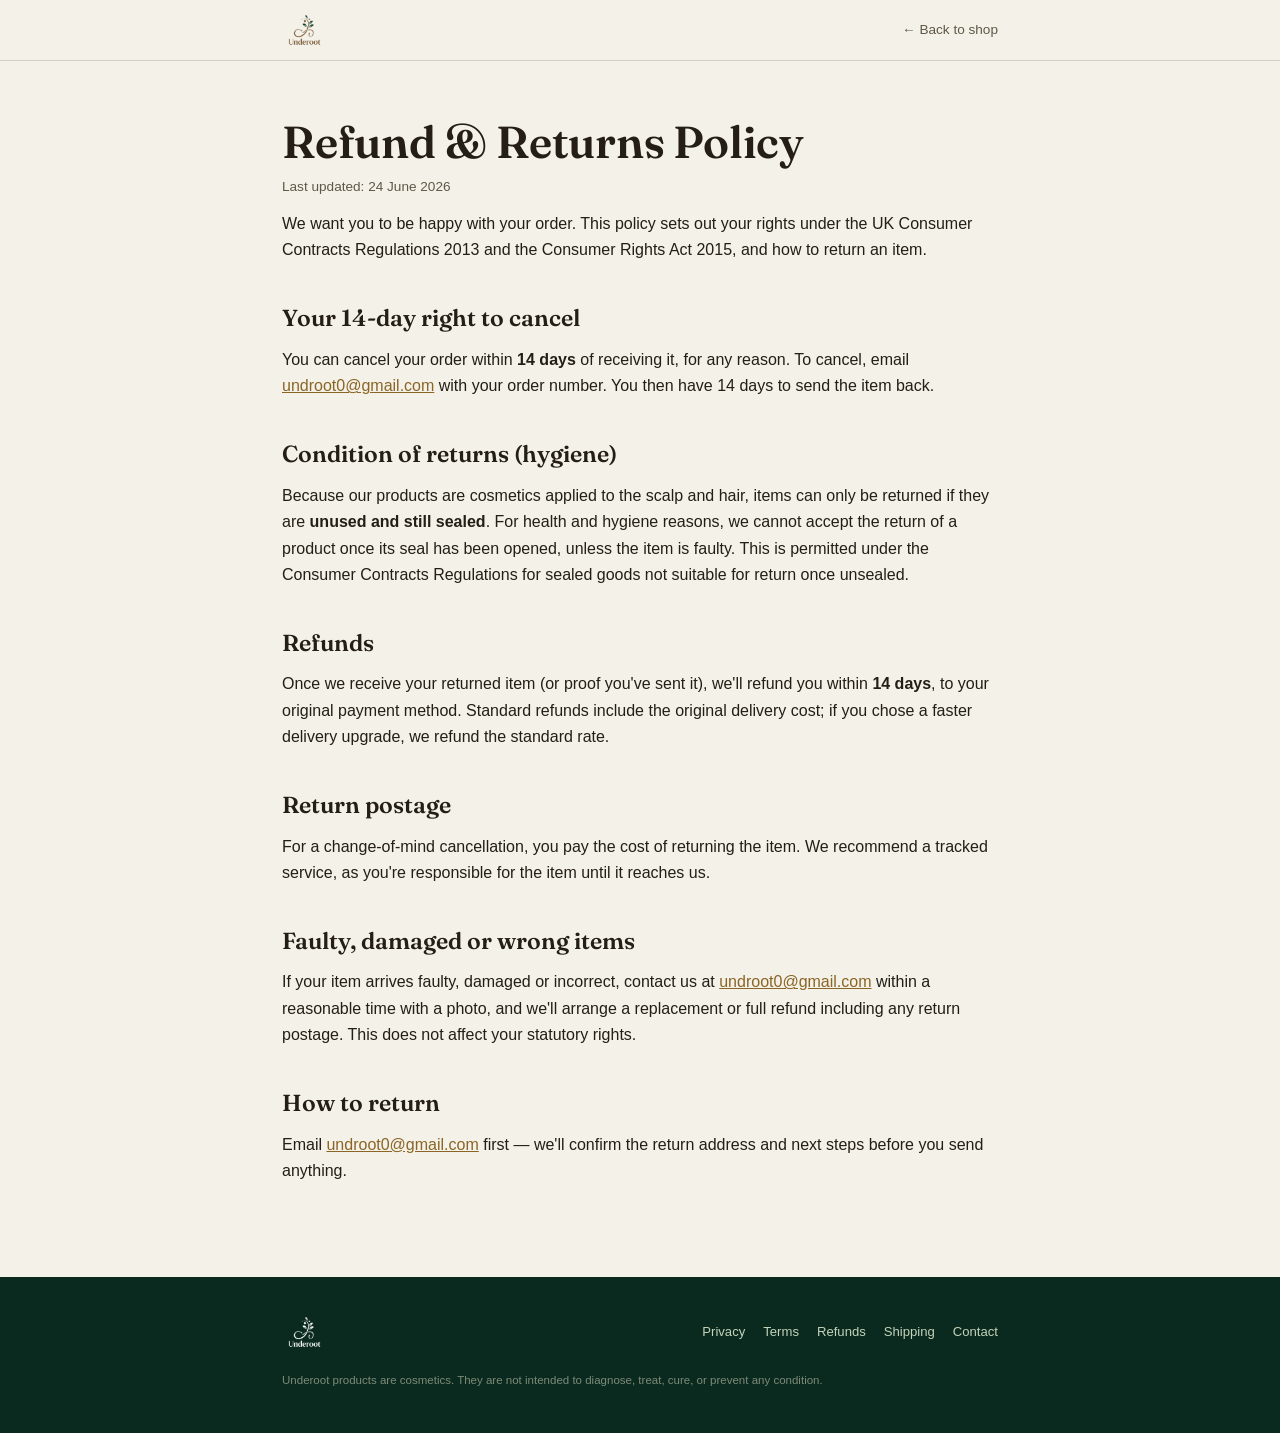
<file: refunds.html>
<!DOCTYPE html>
<html lang="en-GB">
<head>
<meta charset="UTF-8" />
<meta name="viewport" content="width=device-width, initial-scale=1.0" />
<title>Refund &amp; Returns — Underoot</title>
<meta name="description" content="Underoot's refund and returns policy." />
<link rel="icon" href="/favicon.svg" type="image/svg+xml" />
<link rel="stylesheet" href="legal.css" />
</head>
<body>
<header><div class="wrap hdr"><a class="mark" href="/">Under<span>oot</span></a><a class="back" href="/">← Back to shop</a></div></header>
<main><div class="wrap">
  <h1>Refund &amp; Returns Policy</h1>
  <p class="updated">Last updated: 24 June 2026</p>

  <p>We want you to be happy with your order. This policy sets out your rights under the UK Consumer Contracts Regulations 2013 and the Consumer Rights Act 2015, and how to return an item.</p>

  <h2>Your 14-day right to cancel</h2>
  <p>You can cancel your order within <strong>14 days</strong> of receiving it, for any reason. To cancel, email <a href="mailto:undroot0@gmail.com">undroot0@gmail.com</a> with your order number. You then have 14 days to send the item back.</p>

  <h2>Condition of returns (hygiene)</h2>
  <p>Because our products are cosmetics applied to the scalp and hair, items can only be returned if they are <strong>unused and still sealed</strong>. For health and hygiene reasons, we cannot accept the return of a product once its seal has been opened, unless the item is faulty. This is permitted under the Consumer Contracts Regulations for sealed goods not suitable for return once unsealed.</p>

  <h2>Refunds</h2>
  <p>Once we receive your returned item (or proof you've sent it), we'll refund you within <strong>14 days</strong>, to your original payment method. Standard refunds include the original delivery cost; if you chose a faster delivery upgrade, we refund the standard rate.</p>

  <h2>Return postage</h2>
  <p>For a change-of-mind cancellation, you pay the cost of returning the item. We recommend a tracked service, as you're responsible for the item until it reaches us.</p>

  <h2>Faulty, damaged or wrong items</h2>
  <p>If your item arrives faulty, damaged or incorrect, contact us at <a href="mailto:undroot0@gmail.com">undroot0@gmail.com</a> within a reasonable time with a photo, and we'll arrange a replacement or full refund including any return postage. This does not affect your statutory rights.</p>

  <h2>How to return</h2>
  <p>Email <a href="mailto:undroot0@gmail.com">undroot0@gmail.com</a> first — we'll confirm the return address and next steps before you send anything.</p>
</div></main>
<footer><div class="wrap"><div class="foot"><a class="mark" style="color:var(--paper)" href="/">Under<span style="color:var(--oil)">oot</span></a><div style="display:flex;gap:18px;flex-wrap:wrap"><a href="/privacy">Privacy</a><a href="/terms">Terms</a><a href="/refunds">Refunds</a><a href="/shipping">Shipping</a><a href="/contact">Contact</a></div></div><p class="disc">Underoot products are cosmetics. They are not intended to diagnose, treat, cure, or prevent any condition.</p></div></footer>
</body>
</html>
</file>
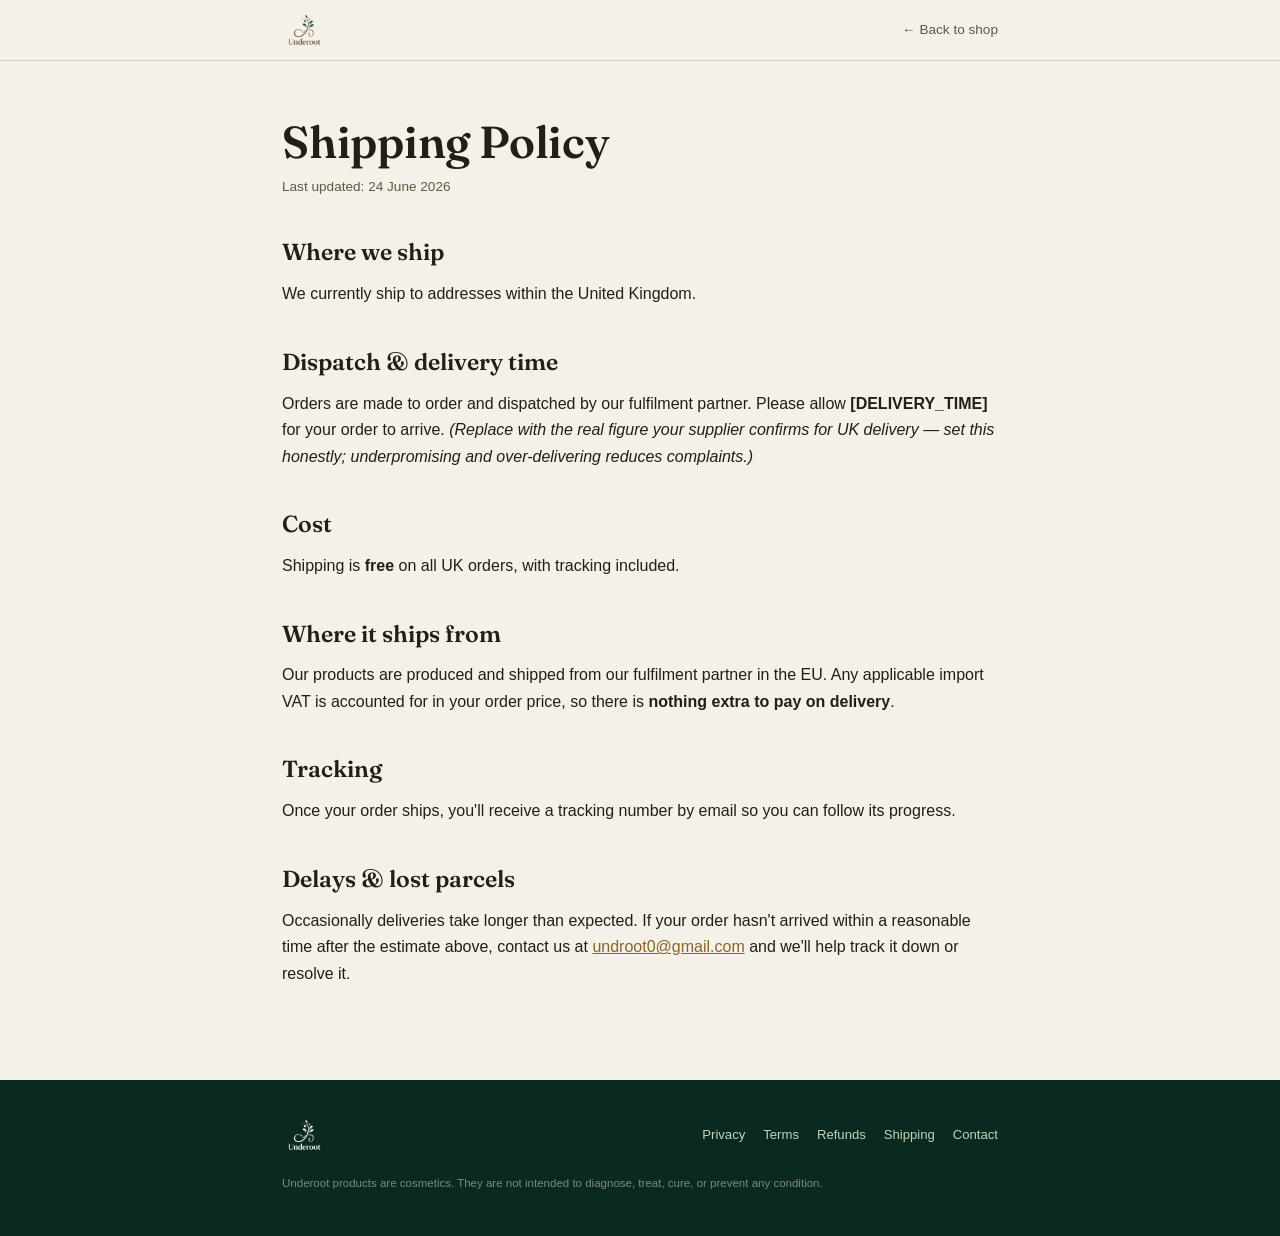
<file: shipping.html>
<!DOCTYPE html>
<html lang="en-GB">
<head>
<meta charset="UTF-8" />
<meta name="viewport" content="width=device-width, initial-scale=1.0" />
<title>Shipping Policy — Underoot</title>
<meta name="description" content="Underoot delivery times, costs and tracking." />
<link rel="icon" href="/favicon.svg" type="image/svg+xml" />
<link rel="stylesheet" href="legal.css" />
</head>
<body>
<header><div class="wrap hdr"><a class="mark" href="/">Under<span>oot</span></a><a class="back" href="/">← Back to shop</a></div></header>
<main><div class="wrap">
  <h1>Shipping Policy</h1>
  <p class="updated">Last updated: 24 June 2026</p>

  <h2>Where we ship</h2>
  <p>We currently ship to addresses within the United Kingdom.</p>

  <h2>Dispatch &amp; delivery time</h2>
  <p>Orders are made to order and dispatched by our fulfilment partner. Please allow <strong>[DELIVERY_TIME]</strong> for your order to arrive. <em>(Replace with the real figure your supplier confirms for UK delivery — set this honestly; underpromising and over-delivering reduces complaints.)</em></p>

  <h2>Cost</h2>
  <p>Shipping is <strong>free</strong> on all UK orders, with tracking included.</p>

  <h2>Where it ships from</h2>
  <p>Our products are produced and shipped from our fulfilment partner in the EU. Any applicable import VAT is accounted for in your order price, so there is <strong>nothing extra to pay on delivery</strong>.</p>

  <h2>Tracking</h2>
  <p>Once your order ships, you'll receive a tracking number by email so you can follow its progress.</p>

  <h2>Delays &amp; lost parcels</h2>
  <p>Occasionally deliveries take longer than expected. If your order hasn't arrived within a reasonable time after the estimate above, contact us at <a href="mailto:undroot0@gmail.com">undroot0@gmail.com</a> and we'll help track it down or resolve it.</p>
</div></main>
<footer><div class="wrap"><div class="foot"><a class="mark" style="color:var(--paper)" href="/">Under<span style="color:var(--oil)">oot</span></a><div style="display:flex;gap:18px;flex-wrap:wrap"><a href="/privacy">Privacy</a><a href="/terms">Terms</a><a href="/refunds">Refunds</a><a href="/shipping">Shipping</a><a href="/contact">Contact</a></div></div><p class="disc">Underoot products are cosmetics. They are not intended to diagnose, treat, cure, or prevent any condition.</p></div></footer>
</body>
</html>
</file>
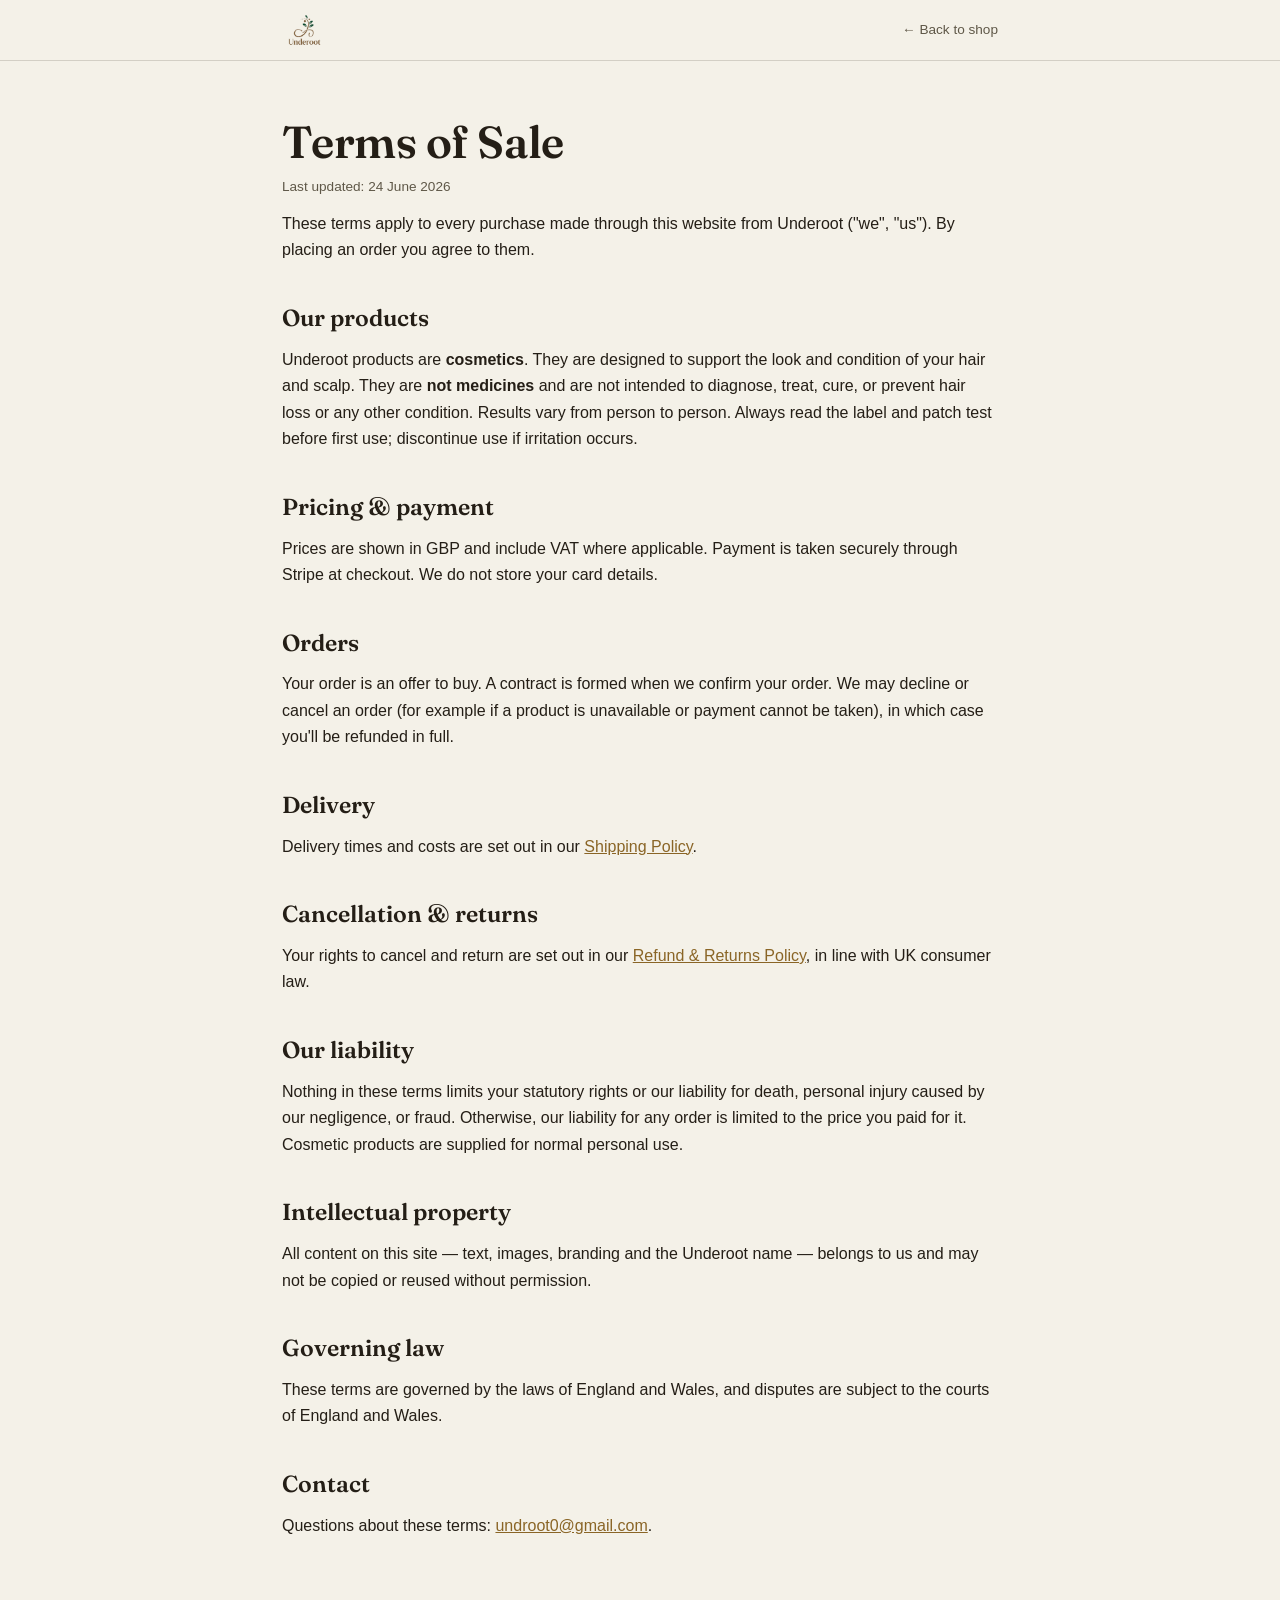
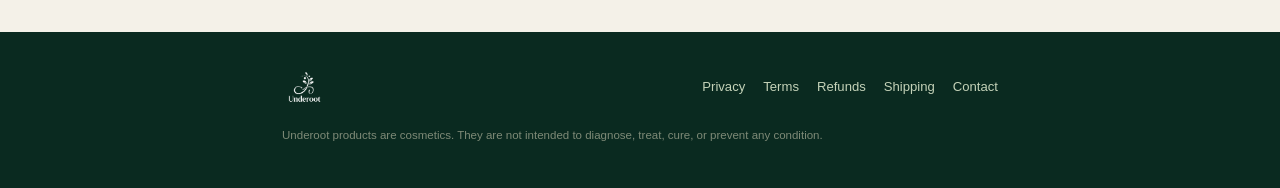
<file: terms.html>
<!DOCTYPE html>
<html lang="en-GB">
<head>
<meta charset="UTF-8" />
<meta name="viewport" content="width=device-width, initial-scale=1.0" />
<title>Terms of Sale — Underoot</title>
<meta name="description" content="The terms that apply when you buy from Underoot." />
<link rel="icon" href="/favicon.svg" type="image/svg+xml" />
<link rel="stylesheet" href="legal.css" />
</head>
<body>
<header><div class="wrap hdr"><a class="mark" href="/">Under<span>oot</span></a><a class="back" href="/">← Back to shop</a></div></header>
<main><div class="wrap">
  <h1>Terms of Sale</h1>
  <p class="updated">Last updated: 24 June 2026</p>

  <p>These terms apply to every purchase made through this website from Underoot ("we", "us"). By placing an order you agree to them.</p>

  <h2>Our products</h2>
  <p>Underoot products are <strong>cosmetics</strong>. They are designed to support the look and condition of your hair and scalp. They are <strong>not medicines</strong> and are not intended to diagnose, treat, cure, or prevent hair loss or any other condition. Results vary from person to person. Always read the label and patch test before first use; discontinue use if irritation occurs.</p>

  <h2>Pricing &amp; payment</h2>
  <p>Prices are shown in GBP and include VAT where applicable. Payment is taken securely through Stripe at checkout. We do not store your card details.</p>

  <h2>Orders</h2>
  <p>Your order is an offer to buy. A contract is formed when we confirm your order. We may decline or cancel an order (for example if a product is unavailable or payment cannot be taken), in which case you'll be refunded in full.</p>

  <h2>Delivery</h2>
  <p>Delivery times and costs are set out in our <a href="/shipping">Shipping Policy</a>.</p>

  <h2>Cancellation &amp; returns</h2>
  <p>Your rights to cancel and return are set out in our <a href="/refunds">Refund &amp; Returns Policy</a>, in line with UK consumer law.</p>

  <h2>Our liability</h2>
  <p>Nothing in these terms limits your statutory rights or our liability for death, personal injury caused by our negligence, or fraud. Otherwise, our liability for any order is limited to the price you paid for it. Cosmetic products are supplied for normal personal use.</p>

  <h2>Intellectual property</h2>
  <p>All content on this site — text, images, branding and the Underoot name — belongs to us and may not be copied or reused without permission.</p>

  <h2>Governing law</h2>
  <p>These terms are governed by the laws of England and Wales, and disputes are subject to the courts of England and Wales.</p>

  <h2>Contact</h2>
  <p>Questions about these terms: <a href="mailto:undroot0@gmail.com">undroot0@gmail.com</a>.</p>
</div></main>
<footer><div class="wrap"><div class="foot"><a class="mark" style="color:var(--paper)" href="/">Under<span style="color:var(--oil)">oot</span></a><div style="display:flex;gap:18px;flex-wrap:wrap"><a href="/privacy">Privacy</a><a href="/terms">Terms</a><a href="/refunds">Refunds</a><a href="/shipping">Shipping</a><a href="/contact">Contact</a></div></div><p class="disc">Underoot products are cosmetics. They are not intended to diagnose, treat, cure, or prevent any condition.</p></div></footer>
</body>
</html>
</file>
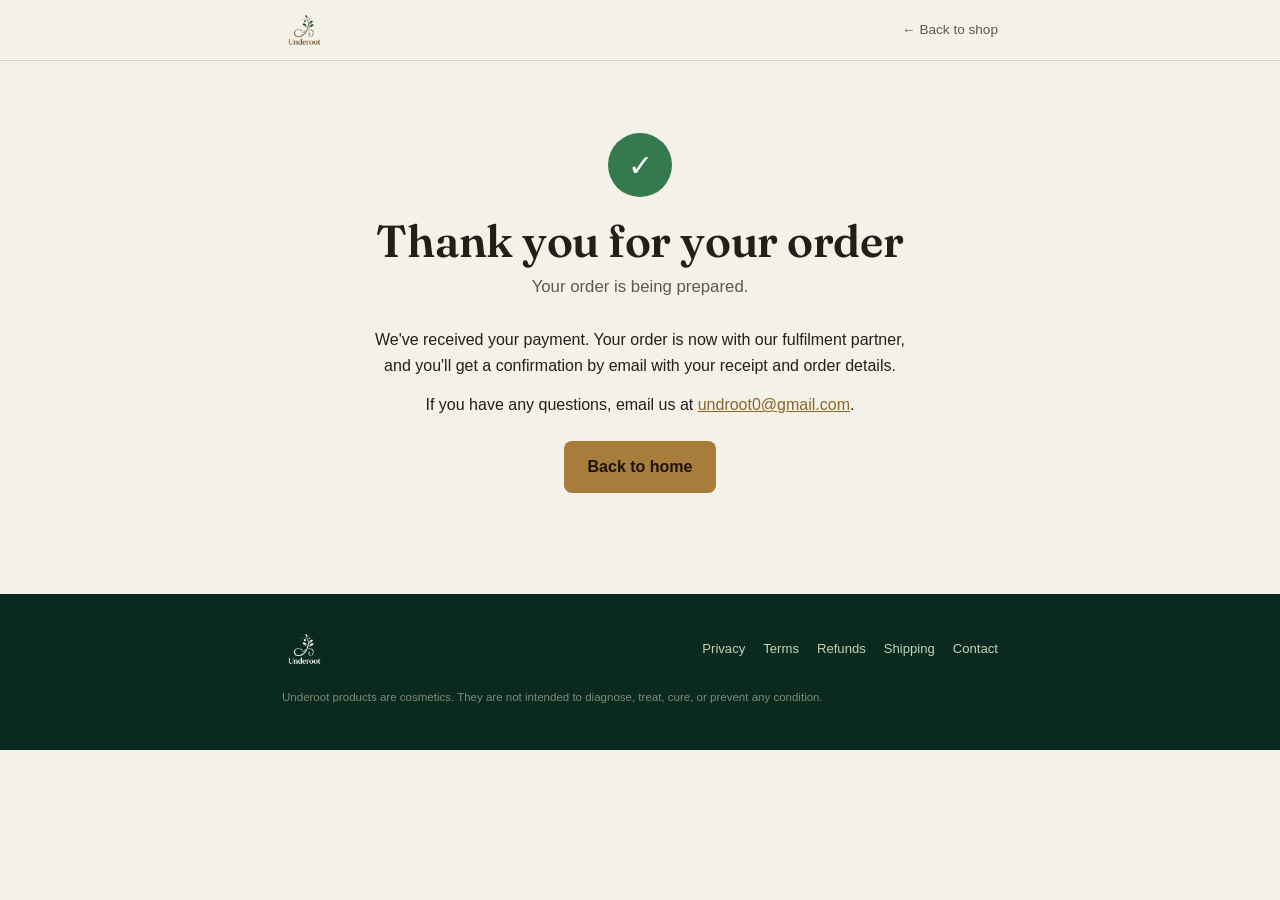
<file: thankyou.html>
<!DOCTYPE html>
<html lang="en-GB">
<head>
<meta charset="UTF-8" />
<meta name="viewport" content="width=device-width, initial-scale=1.0" />
<title>Thank you — Underoot</title>
<meta name="description" content="Your Underoot order is confirmed and being prepared." />
<meta name="robots" content="noindex" />
<link rel="icon" href="/favicon.svg" type="image/svg+xml" />
<link rel="stylesheet" href="legal.css" />
<style>
  main{padding:72px 0 48px}
  .confirm{text-align:center;max-width:560px;margin:0 auto}
  .badge{width:64px;height:64px;border-radius:50%;display:flex;align-items:center;justify-content:center;
         margin:0 auto 1.2rem;background:var(--secondary);color:#fff;font-size:1.9rem;line-height:1}
  .confirm h1{margin-bottom:.5rem}
  .lead{color:var(--muted);font-size:1.05rem;margin-bottom:1.6rem}
  .btn{display:inline-block;background:var(--oil);color:#1a1405;text-decoration:none;
       font-weight:600;padding:.8rem 1.5rem;border-radius:var(--radius);margin-top:.6rem}
  .btn:hover{background:#E0B24A}
</style>
</head>
<body>
<header><div class="wrap hdr"><a class="mark" href="/">Under<span>oot</span></a><a class="back" href="/">← Back to shop</a></div></header>
<main><div class="wrap">
  <div class="confirm">
    <div class="badge" aria-hidden="true">✓</div>
    <h1>Thank you for your order</h1>
    <p class="lead">Your order is being prepared.</p>
    <p>We've received your payment. Your order is now with our fulfilment partner, and you'll get a confirmation by email with your receipt and order details.</p>
    <p>If you have any questions, email us at <a href="mailto:undroot0@gmail.com">undroot0@gmail.com</a>.</p>
    <p><a class="btn" href="/">Back to home</a></p>
  </div>
</div></main>
<footer><div class="wrap"><div class="foot"><a class="mark" style="color:var(--paper)" href="/">Under<span style="color:var(--oil)">oot</span></a><div style="display:flex;gap:18px;flex-wrap:wrap"><a href="/privacy">Privacy</a><a href="/terms">Terms</a><a href="/refunds">Refunds</a><a href="/shipping">Shipping</a><a href="/contact">Contact</a></div></div><p class="disc">Underoot products are cosmetics. They are not intended to diagnose, treat, cure, or prevent any condition.</p></div></footer>
</body>
</html>
</file>
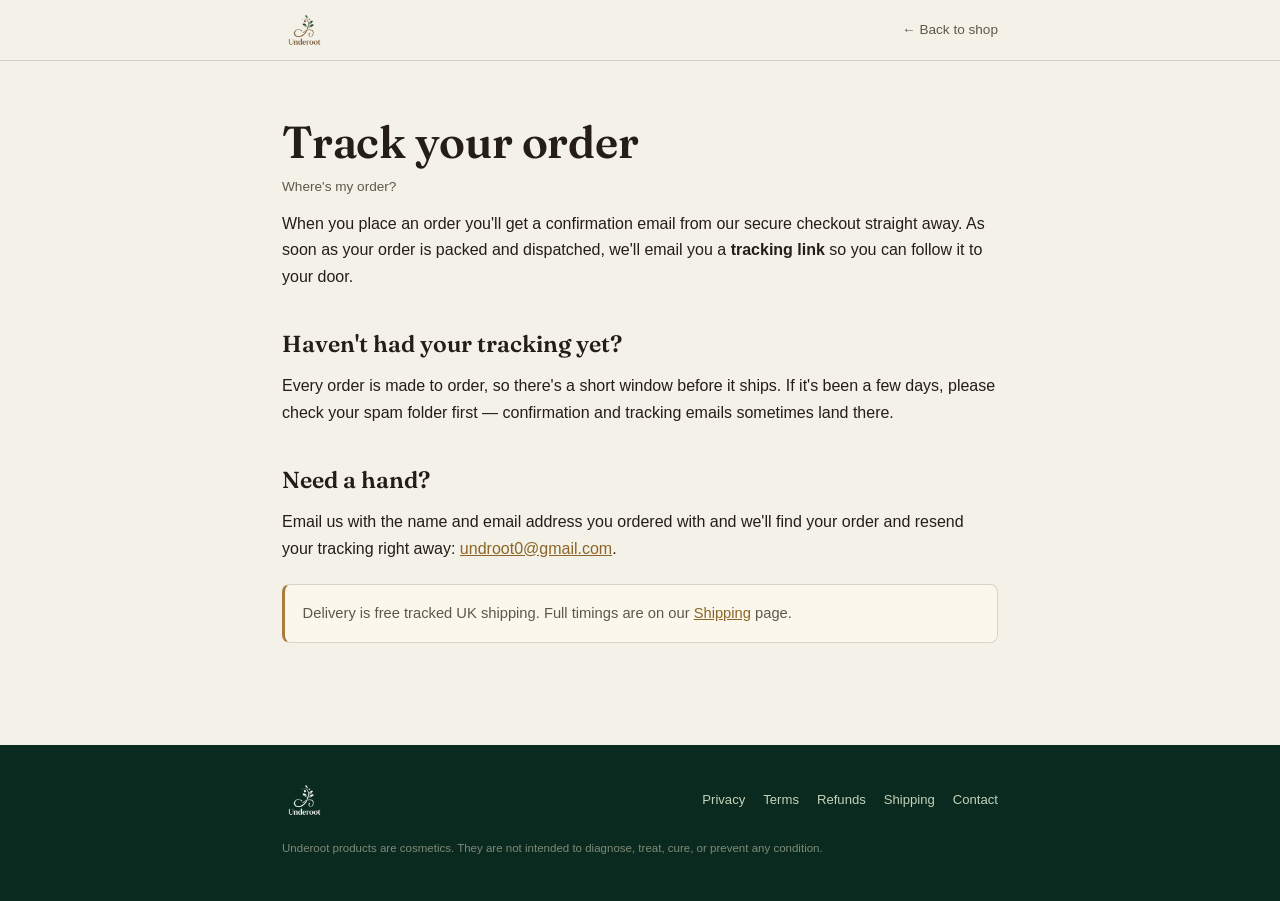
<file: track.html>
<!DOCTYPE html>
<html lang="en-GB">
<head>
<meta charset="UTF-8" />
<meta name="viewport" content="width=device-width, initial-scale=1.0" />
<title>Track your order — Underoot</title>
<meta name="description" content="How to track your Underoot order." />
<link rel="icon" href="/favicon.svg" type="image/svg+xml" />
<link rel="stylesheet" href="legal.css" />
</head>
<body>
<header><div class="wrap hdr"><a class="mark" href="/">Under<span>oot</span></a><a class="back" href="/">← Back to shop</a></div></header>
<main><div class="wrap">
  <h1>Track your order</h1>
  <p class="updated">Where's my order?</p>

  <p>When you place an order you'll get a confirmation email from our secure checkout straight away. As soon as your order is packed and dispatched, we'll email you a <strong>tracking link</strong> so you can follow it to your door.</p>

  <h2>Haven't had your tracking yet?</h2>
  <p>Every order is made to order, so there's a short window before it ships. If it's been a few days, please check your spam folder first — confirmation and tracking emails sometimes land there.</p>

  <h2>Need a hand?</h2>
  <p>Email us with the name and email address you ordered with and we'll find your order and resend your tracking right away: <a href="mailto:undroot0@gmail.com">undroot0@gmail.com</a>.</p>

  <div class="note">Delivery is free tracked UK shipping. Full timings are on our <a href="/shipping.html">Shipping</a> page.</div>
</div></main>
<footer><div class="wrap"><div class="foot"><a class="mark" style="color:var(--paper)" href="/">Under<span style="color:var(--oil)">oot</span></a><div style="display:flex;gap:18px;flex-wrap:wrap"><a href="/privacy.html">Privacy</a><a href="/terms.html">Terms</a><a href="/refunds.html">Refunds</a><a href="/shipping.html">Shipping</a><a href="/contact.html">Contact</a></div></div><p class="disc">Underoot products are cosmetics. They are not intended to diagnose, treat, cure, or prevent any condition.</p></div></footer>
</body>
</html>
</file>
<file: legal.css>
@import url('https://fonts.googleapis.com/css2?family=Fraunces:opsz,wght@9..144,500;9..144,600&display=swap');
:root{
  /* Brand — matched to the logo (warm cream, serif, antique gold, forest green) */
  --primary:#0A473B; --secondary:#357A4E; --accent:#A87C3A;
  --gold:#A87C3A; --gold-deep:#8A6526;
  --bg:#F4F1E8; --text:#241E16; --radius:8px;
  --serif:"Fraunces", Georgia, "Times New Roman", serif;
  --sans:"Helvetica Neue", Helvetica, Arial, sans-serif;

  /* Existing names, remapped */
  --soil:#0A473B; --rosemary:#2C5C3E; --sage:#C4D2B8; --oil:#A87C3A; --oil-deep:#8A6526;
  --paper:#F4F1E8; --paper-2:#EAE5D6; --card:#FFFFFF; --ink:#241E16; --muted:#5F5848;
  --line:rgba(42,33,18,.16);
}
*{box-sizing:border-box;margin:0;padding:0}
html{scroll-behavior:smooth}
body{font-family:var(--sans);color:var(--ink);background:var(--paper);line-height:1.65;-webkit-font-smoothing:antialiased}
a{color:var(--oil-deep)}
.wrap{max-width:760px;margin:0 auto;padding:0 22px}

header{position:sticky;top:0;z-index:20;background:rgba(244,241,232,.9);backdrop-filter:blur(10px);border-bottom:1px solid var(--line)}
.hdr{display:flex;align-items:center;justify-content:space-between;height:60px}
.mark{flex:none;display:inline-block;width:44px;height:50px;background:url('images/logo.png') center/contain no-repeat;overflow:hidden;text-indent:-999em;white-space:nowrap;font-size:1px}
.mark span{display:none}
footer .mark{filter:brightness(0) invert(1)}
.back{font-size:.85rem;text-decoration:none;color:var(--muted)}
.back:hover{color:var(--oil-deep)}

main{padding:56px 0 40px}
h1{font-family:var(--serif);font-weight:600;font-size:clamp(2rem,6vw,2.8rem);line-height:1.1;letter-spacing:-.005em}
.updated{color:var(--muted);font-size:.85rem;margin-top:.6rem}
h2{font-family:var(--serif);font-weight:600;font-size:1.45rem;margin:2.2rem 0 .6rem}
p,li{font-size:1rem;margin-bottom:.8rem}
ul{padding-left:1.2rem}
li{margin-bottom:.45rem}
.note{background:#FBF7EC;border:1px solid var(--line);border-left:3px solid var(--oil);border-radius:var(--radius);padding:1rem 1.1rem;font-size:.92rem;color:var(--muted);margin:1.4rem 0}
strong{color:var(--ink)}

footer{background:#0A2A20;color:var(--sage);padding:30px 0;font-size:.82rem;margin-top:40px}
.foot{display:flex;flex-wrap:wrap;gap:10px 20px;align-items:center;justify-content:space-between}
.foot a{color:var(--sage);text-decoration:none}
.foot a:hover{color:var(--oil)}
.disc{color:#7E8A77;font-size:.72rem;margin-top:14px;max-width:46rem}
</file>
